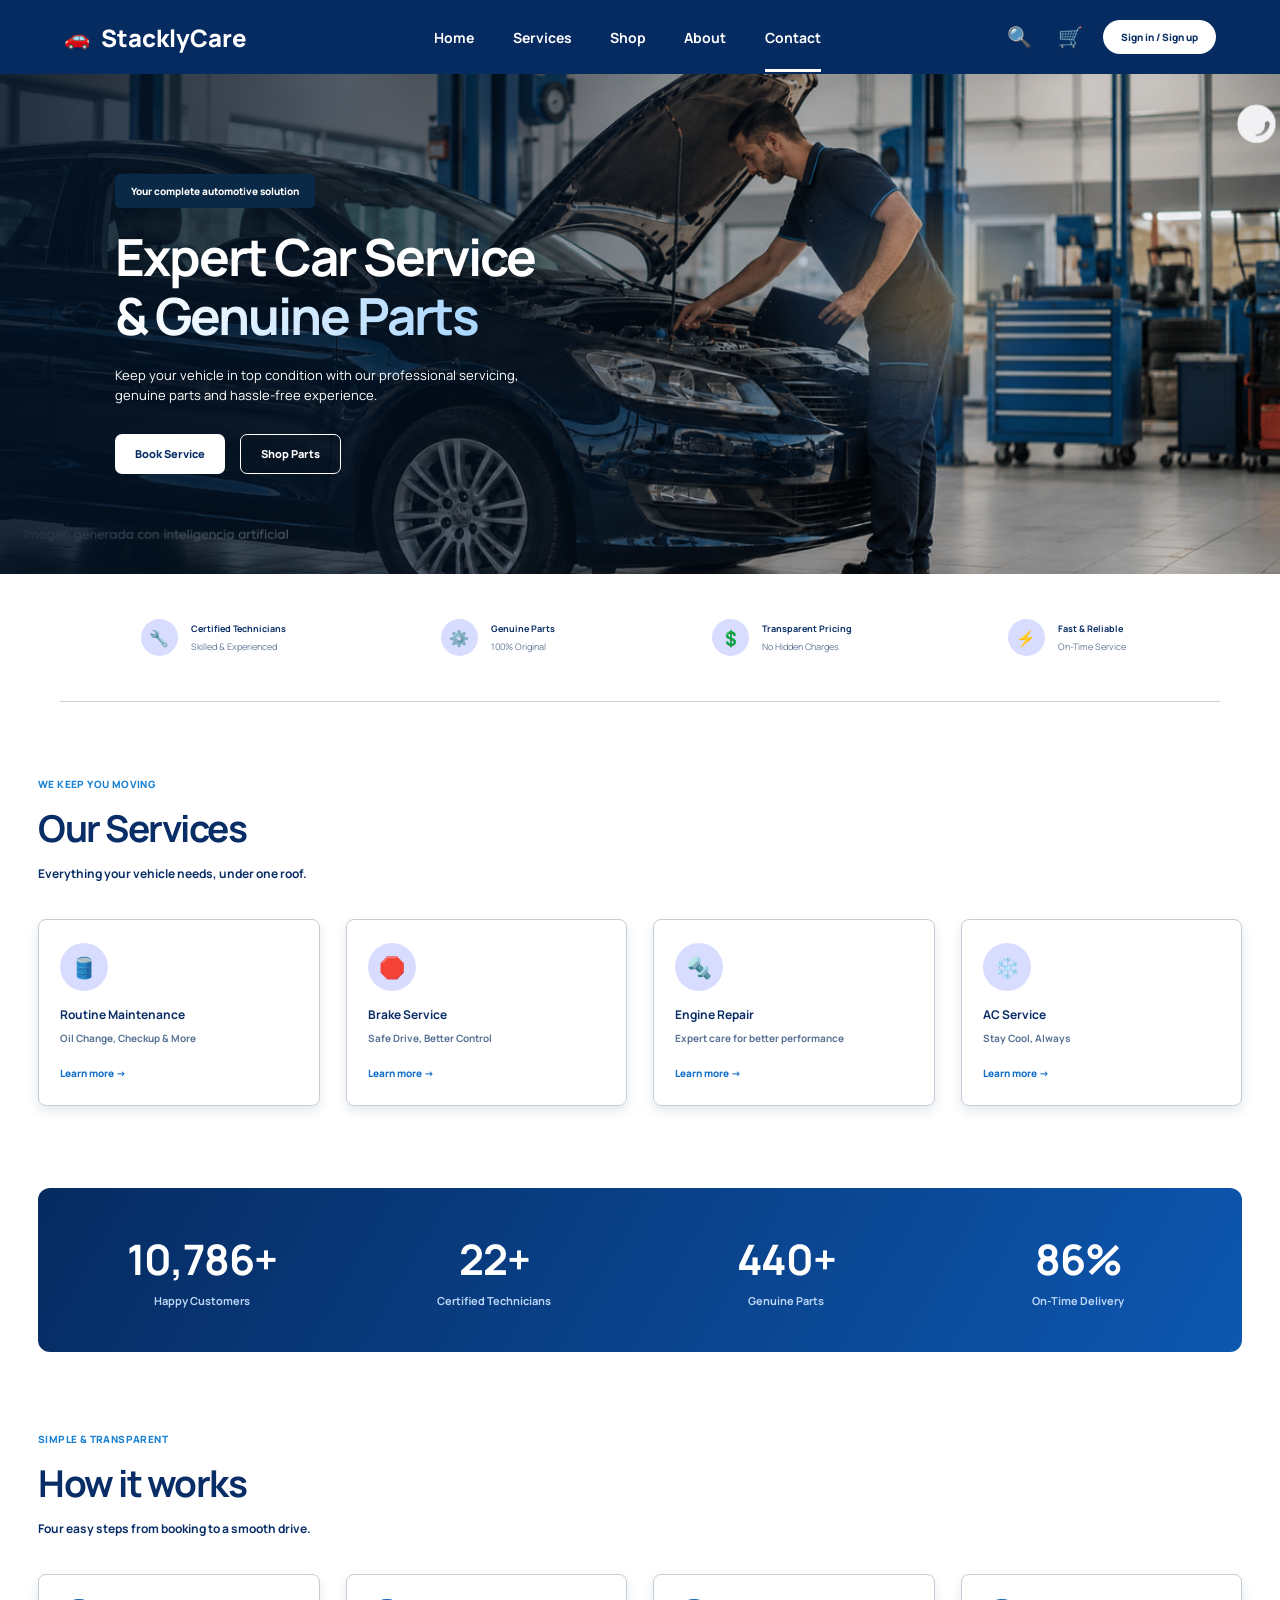
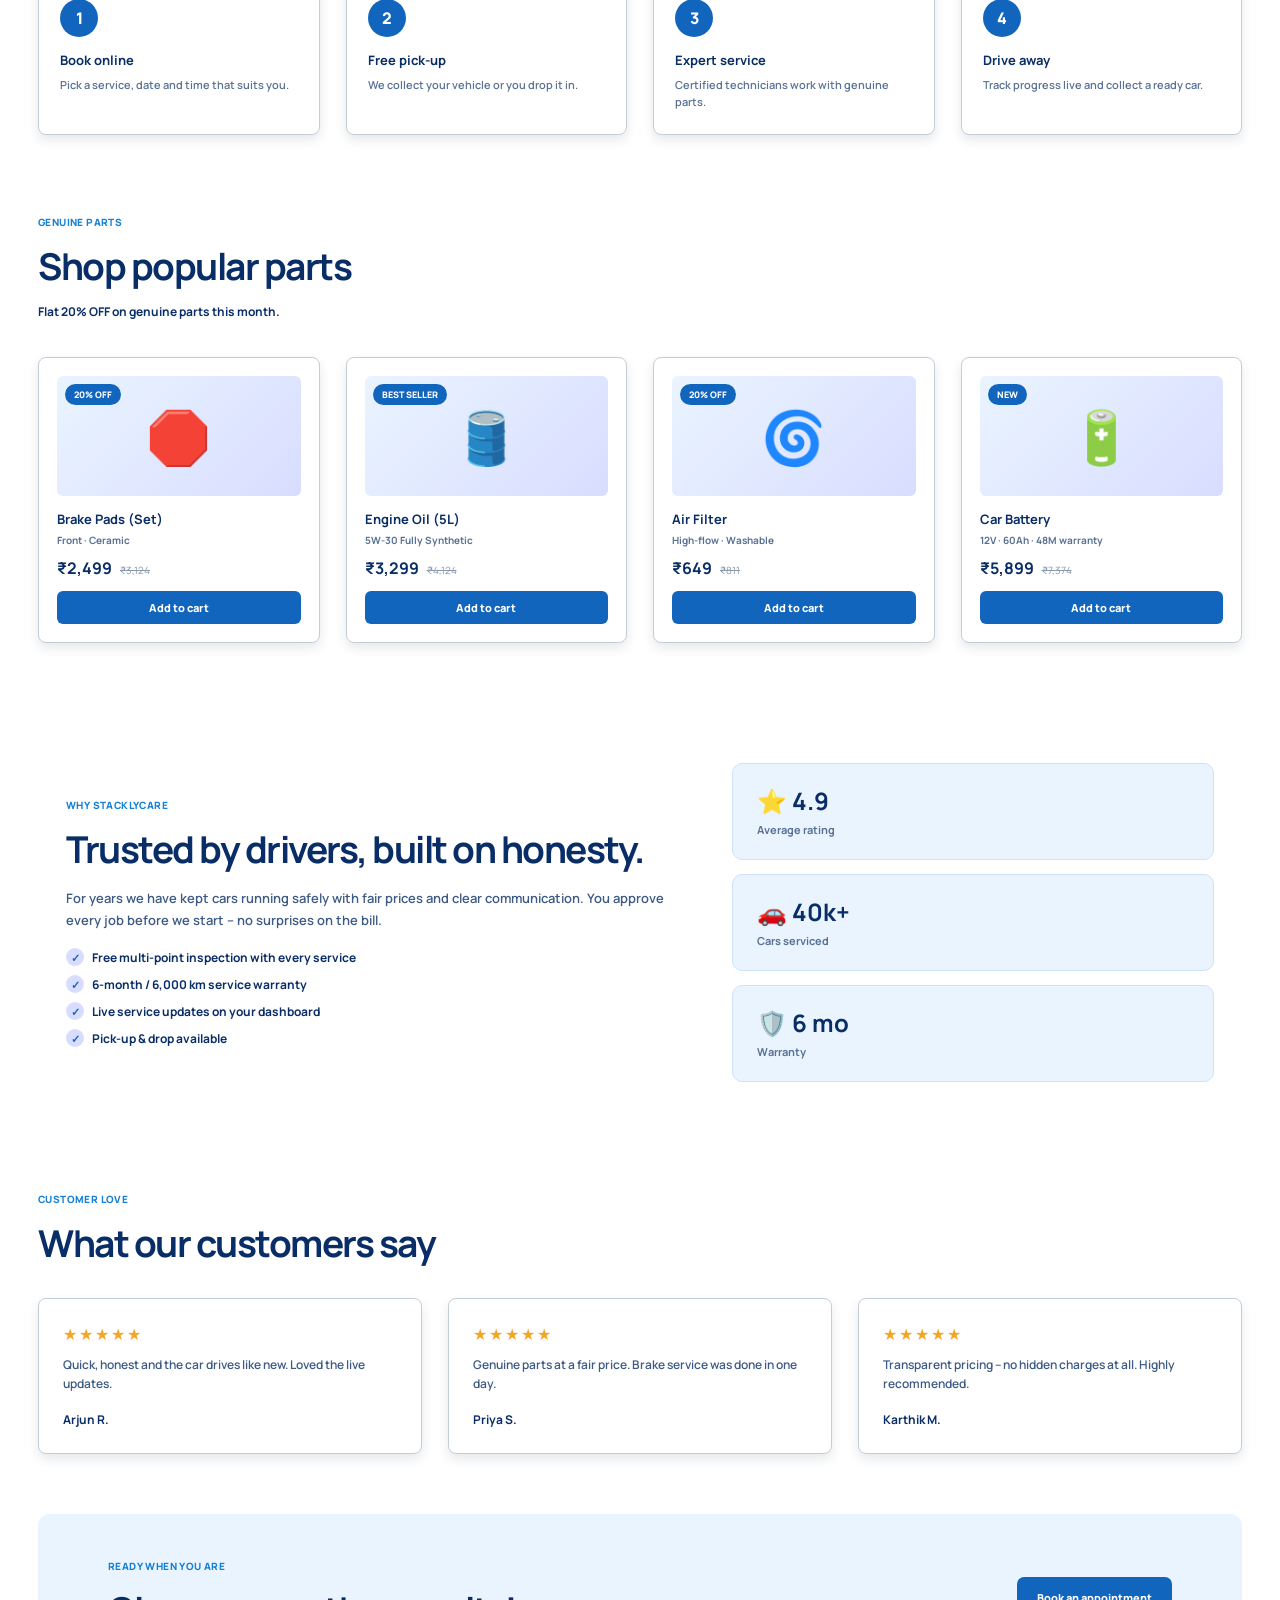
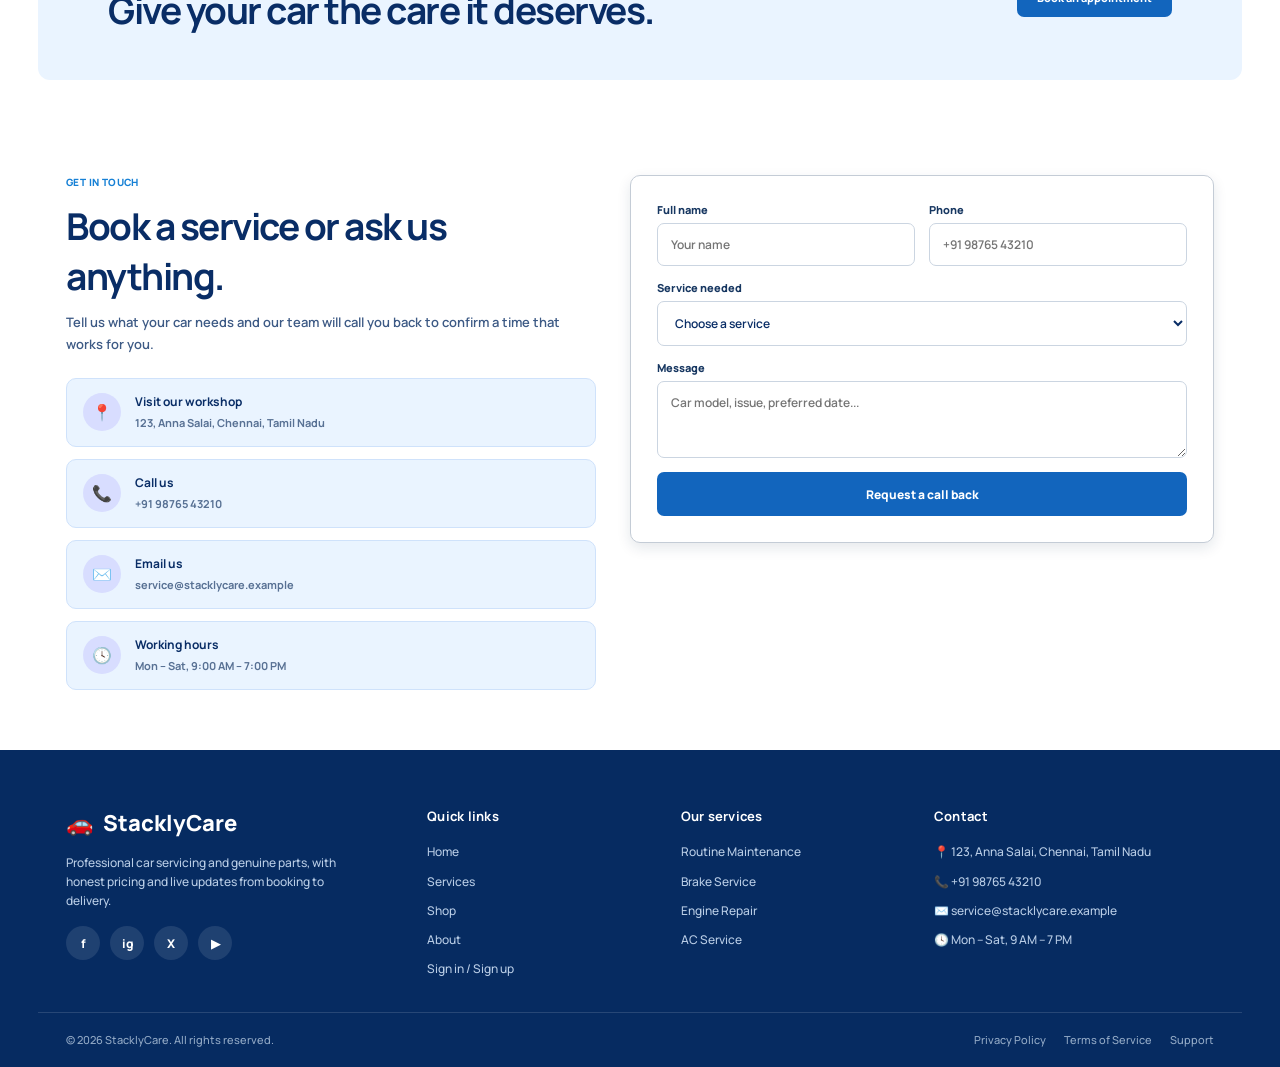
<file: index.html>
<!doctype html>
<html lang="en">

<head>
    <meta charset="utf-8">
    <meta name="viewport" content="width=device-width,initial-scale=1">
    <title>StacklyCare | Service You Can Trust</title>
    <link rel="preconnect" href="https://fonts.googleapis.com">
    <link rel="preconnect" href="https://fonts.gstatic.com" crossorigin>
    <link href="https://fonts.googleapis.com/css2?family=Manrope:wght@400;500;600;700;800&display=swap"
        rel="stylesheet">
    <link rel="stylesheet" href="styles.css">
    <link rel="stylesheet" href="animations.css">
    <link rel="stylesheet" href="common.css">
    <script src="common.js" defer></script>
    <script src="script.js" defer></script>
    <script src="animations.js" defer></script>
</head>

<body>
    <div class="page-loader" aria-hidden="true"><div><span class="l-car">&#128663;</span><span class="l-road"></span>StacklyCare</div></div>
    <header class="site-header"><a class="brand" href="#home"><span class="car">&#128663;</span>StacklyCare</a>
        <nav class="main-nav" id="main-navigation"><a class="active" href="#home">Home</a><a href="#services">Services</a><a
                href="#shop">Shop</a><a href="#about">About</a><a href="#contact">Contact</a></nav>
        <div class="actions"><button class="header-icon" aria-label="Search">&#128269;</button><button class="header-icon" aria-label="Cart">&#128722;</button><a class="sign-in" href="login.html">Sign in / Sign up</a><button class="menu-toggle" type="button" aria-label="Open menu" aria-expanded="false" aria-controls="main-navigation"><span></span><span></span><span></span></button></div>
    </header>
    <main id="home">
        <section class="hero">
            <span class="hero-glow" aria-hidden="true"></span>
            <div class="hero-content">
                <p class="eyebrow">Your complete automotive solution</p>
                <h1>Expert Car Service <span>&amp; Genuine Parts</span></h1>
                <p>Keep your vehicle in top condition with our professional servicing, genuine parts and hassle-free
                    experience.</p>
                <div class="hero-buttons"><a class="button light" href="#contact">Book Service</a><a
                        class="button outline" href="#shop">Shop Parts</a></div>
            </div>
        </section>
        <section class="trust reveal">
            <article><b>&#128295;</b>
                <p><strong>Certified Technicians</strong><span>Skilled &amp; Experienced</span></p>
            </article>
            <article><b>&#9881;&#65039;</b>
                <p><strong>Genuine Parts</strong><span>100% Original</span></p>
            </article>
            <article><b>&#128178;</b>
                <p><strong>Transparent Pricing</strong><span>No Hidden Charges</span></p>
            </article>
            <article><b>&#9889;</b>
                <p><strong>Fast &amp; Reliable</strong><span>On-Time Service</span></p>
            </article>
        </section>
        <section class="services reveal" id="services">
            <p class="kicker">WE KEEP YOU MOVING</p>
            <h2>Our Services</h2>
            <p class="subheading">Everything your vehicle needs, under one roof.</p>
            <div class="service-grid">
                <article class="card"><i>&#128738;&#65039;</i>
                    <h3>Routine Maintenance</h3>
                    <p>Oil Change, Checkup &amp; More</p><a href="#contact">Learn more &rarr;</a>
                </article>
                <article class="card"><i>&#128721;</i>
                    <h3>Brake Service</h3>
                    <p>Safe Drive, Better Control</p><a href="#contact">Learn more &rarr;</a>
                </article>
                <article class="card"><i>&#128297;</i>
                    <h3>Engine Repair</h3>
                    <p>Expert care for better performance</p><a href="#contact">Learn more &rarr;</a>
                </article>
                <article class="card"><i>&#10052;&#65039;</i>
                    <h3>AC Service</h3>
                    <p>Stay Cool, Always</p><a href="#contact">Learn more &rarr;</a>
                </article>
            </div>
        </section>

        <section class="stats-band reveal">
            <div><b data-count="12000" data-suffix="+">0</b><span>Happy Customers</span></div>
            <div><b data-count="25" data-suffix="+">0</b><span>Certified Technicians</span></div>
            <div><b data-count="500" data-suffix="+">0</b><span>Genuine Parts</span></div>
            <div><b data-count="98" data-suffix="%">0</b><span>On-Time Delivery</span></div>
        </section>
        <section class="how reveal" id="how">
            <p class="kicker">SIMPLE &amp; TRANSPARENT</p>
            <h2>How it works</h2>
            <p class="subheading">Four easy steps from booking to a smooth drive.</p>
            <div class="steps">
                <article><span class="step-no">1</span><h3>Book online</h3><p>Pick a service, date and time that suits you.</p></article>
                <article><span class="step-no">2</span><h3>Free pick-up</h3><p>We collect your vehicle or you drop it in.</p></article>
                <article><span class="step-no">3</span><h3>Expert service</h3><p>Certified technicians work with genuine parts.</p></article>
                <article><span class="step-no">4</span><h3>Drive away</h3><p>Track progress live and collect a ready car.</p></article>
            </div>
        </section>
        <section class="shop reveal" id="shop">
            <p class="kicker">GENUINE PARTS</p>
            <h2>Shop popular parts</h2>
            <p class="subheading">Flat 20% OFF on genuine parts this month.</p>
            <div class="shop-grid">
                <article class="product"><div class="p-img">&#128721;</div><span class="tag">20% OFF</span><h3>Brake Pads (Set)</h3><p>Front &middot; Ceramic</p><div class="price"><b>&#8377;2,499</b><s>&#8377;3,124</s></div><a href="login.html">Add to cart</a></article>
                <article class="product"><div class="p-img">&#128738;&#65039;</div><span class="tag">BEST SELLER</span><h3>Engine Oil (5L)</h3><p>5W-30 Fully Synthetic</p><div class="price"><b>&#8377;3,299</b><s>&#8377;4,124</s></div><a href="login.html">Add to cart</a></article>
                <article class="product"><div class="p-img">&#127744;</div><span class="tag">20% OFF</span><h3>Air Filter</h3><p>High-flow &middot; Washable</p><div class="price"><b>&#8377;649</b><s>&#8377;811</s></div><a href="login.html">Add to cart</a></article>
                <article class="product"><div class="p-img">&#128267;</div><span class="tag">NEW</span><h3>Car Battery</h3><p>12V &middot; 60Ah &middot; 48M warranty</p><div class="price"><b>&#8377;5,899</b><s>&#8377;7,374</s></div><a href="login.html">Add to cart</a></article>
            </div>
        </section>
        <section class="about reveal" id="about">
            <div class="about-copy">
                <p class="kicker">WHY STACKLYCARE</p>
                <h2>Trusted by drivers, built on honesty.</h2>
                <p>For years we have kept cars running safely with fair prices and clear communication. You approve every job before we start &ndash; no surprises on the bill.</p>
                <ul class="ticks"><li>Free multi-point inspection with every service</li><li>6-month / 6,000 km service warranty</li><li>Live service updates on your dashboard</li><li>Pick-up &amp; drop available</li></ul>
            </div>
            <div class="about-badges">
                <div><b>&#11088; 4.9</b><span>Average rating</span></div>
                <div><b>&#128663; 40k+</b><span>Cars serviced</span></div>
                <div><b>&#128737;&#65039; 6 mo</b><span>Warranty</span></div>
            </div>
        </section>
        <section class="reviews reveal">
            <p class="kicker">CUSTOMER LOVE</p>
            <h2>What our customers say</h2>
            <div class="review-grid">
                <article><div class="stars">&#9733;&#9733;&#9733;&#9733;&#9733;</div><p>Quick, honest and the car drives like new. Loved the live updates.</p><strong>Arjun R.</strong></article>
                <article><div class="stars">&#9733;&#9733;&#9733;&#9733;&#9733;</div><p>Genuine parts at a fair price. Brake service was done in one day.</p><strong>Priya S.</strong></article>
                <article><div class="stars">&#9733;&#9733;&#9733;&#9733;&#9733;</div><p>Transparent pricing &ndash; no hidden charges at all. Highly recommended.</p><strong>Karthik M.</strong></article>
            </div>
        </section>
        <section class="booking reveal" id="booking">
            <div>
                <p class="kicker">READY WHEN YOU ARE</p>
                <h2>Give your car the care it deserves.</h2>
            </div><a class="button blue" href="#contact">Book an appointment</a>
        </section>
        <section class="contact reveal" id="contact">
            <div class="contact-copy">
                <p class="kicker">GET IN TOUCH</p>
                <h2>Book a service or ask us anything.</h2>
                <p>Tell us what your car needs and our team will call you back to confirm a time that works for you.</p>
                <div class="contact-list">
                    <div><i>&#128205;</i><p style="margin:0"><b>Visit our workshop</b><span>123, Anna Salai, Chennai, Tamil Nadu</span></p></div>
                    <div><i>&#128222;</i><p style="margin:0"><b>Call us</b><span>+91 98765 43210</span></p></div>
                    <div><i>&#9993;&#65039;</i><p style="margin:0"><b>Email us</b><span>service@stacklycare.example</span></p></div>
                    <div><i>&#128339;</i><p style="margin:0"><b>Working hours</b><span>Mon &ndash; Sat, 9:00 AM &ndash; 7:00 PM</span></p></div>
                </div>
            </div>
            <form class="contact-form" novalidate>
                <label>Full name<input type="text" name="name" placeholder="Your name" required></label>
                <label>Phone<input type="tel" name="phone" placeholder="+91 98765 43210" required pattern="[+0-9 ]{10,15}"></label>
                <label class="full">Service needed<select name="service" required><option value="">Choose a service</option><option>Routine Maintenance</option><option>Brake Service</option><option>Engine Repair</option><option>AC Service</option><option>Genuine Parts enquiry</option></select></label>
                <label class="full">Message<textarea name="message" rows="3" placeholder="Car model, issue, preferred date..."></textarea></label>
                <button type="submit">Request a call back</button>
            </form>
        </section>
    </main>
    <footer class="site-footer">
        <div class="f-grid">
            <div class="fa"><a class="f-brand" href="#home"><span>&#128663;</span>StacklyCare</a><p>Professional car servicing and genuine parts, with honest pricing and live updates from booking to delivery.</p>
                <div class="f-social"><a href="#" aria-label="Facebook">f</a><a href="#" aria-label="Instagram">ig</a><a href="#" aria-label="X">X</a><a href="#" aria-label="YouTube">&#9654;</a></div></div>
            <div class="fa"><h4>Quick links</h4><ul><li><a href="#home">Home</a></li><li><a href="#services">Services</a></li><li><a href="#shop">Shop</a></li><li><a href="#about">About</a></li><li><a href="login.html">Sign in / Sign up</a></li></ul></div>
            <div class="fa"><h4>Our services</h4><ul><li><a href="routine-maintenance.html">Routine Maintenance</a></li><li><a href="brake-service.html">Brake Service</a></li><li><a href="engine-repair.html">Engine Repair</a></li><li><a href="ac-service.html">AC Service</a></li></ul></div>
            <div class="fa"><h4>Contact</h4><ul class="f-contact"><li>&#128205; 123, Anna Salai, Chennai, Tamil Nadu</li><li>&#128222; +91 98765 43210</li><li>&#9993;&#65039; service@stacklycare.example</li><li>&#128339; Mon &ndash; Sat, 9 AM &ndash; 7 PM</li></ul></div>
        </div>
        <div class="f-bottom fa"><span>&copy; 2026 StacklyCare. All rights reserved.</span><nav><a href="privacy-policy.html">Privacy Policy</a><a href="terms-of-service.html">Terms of Service</a><a href="support.html">Support</a></nav></div>
    </footer>
</body>

</html>
</file>
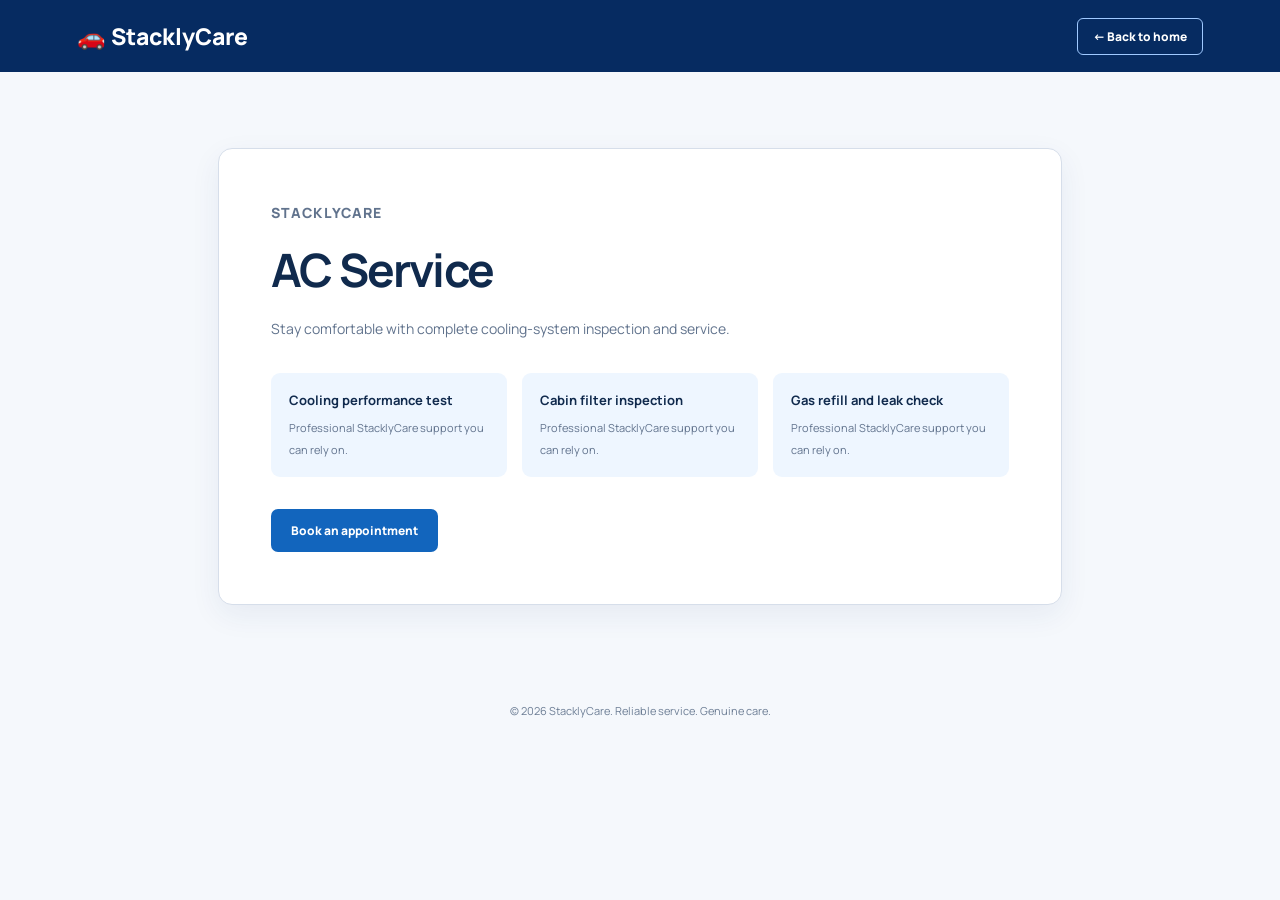
<file: ac-service.html>
<!doctype html><html lang="en"><head><meta charset="utf-8"><meta name="viewport" content="width=device-width,initial-scale=1"><title>AC Service | StacklyCare</title><link rel="preconnect" href="https://fonts.googleapis.com"><link rel="preconnect" href="https://fonts.gstatic.com" crossorigin><link href="https://fonts.googleapis.com/css2?family=Manrope:wght@400;500;600;700;800&amp;display=swap" rel="stylesheet"><link rel="stylesheet" href="ac-service.css"></head><body><header class="mini-header"><a class="mini-brand" href="index.html">&#128663; StacklyCare</a><a class="home-link" href="index.html">&larr; Back to home</a></header><main class="detail-main"><section class="detail-card"><p class="eyebrow">STACKLYCARE</p><h1>AC Service</h1><p>Stay comfortable with complete cooling-system inspection and service.</p><div class="highlights"><article><b>Cooling performance test</b><span>Professional StacklyCare support you can rely on.</span></article><article><b>Cabin filter inspection</b><span>Professional StacklyCare support you can rely on.</span></article><article><b>Gas refill and leak check</b><span>Professional StacklyCare support you can rely on.</span></article></div><a class="primary" href="index.html#contact">Book an appointment</a></section></main><footer class="detail-footer">&copy; 2026 StacklyCare. Reliable service. Genuine care.</footer></body></html>
</file>
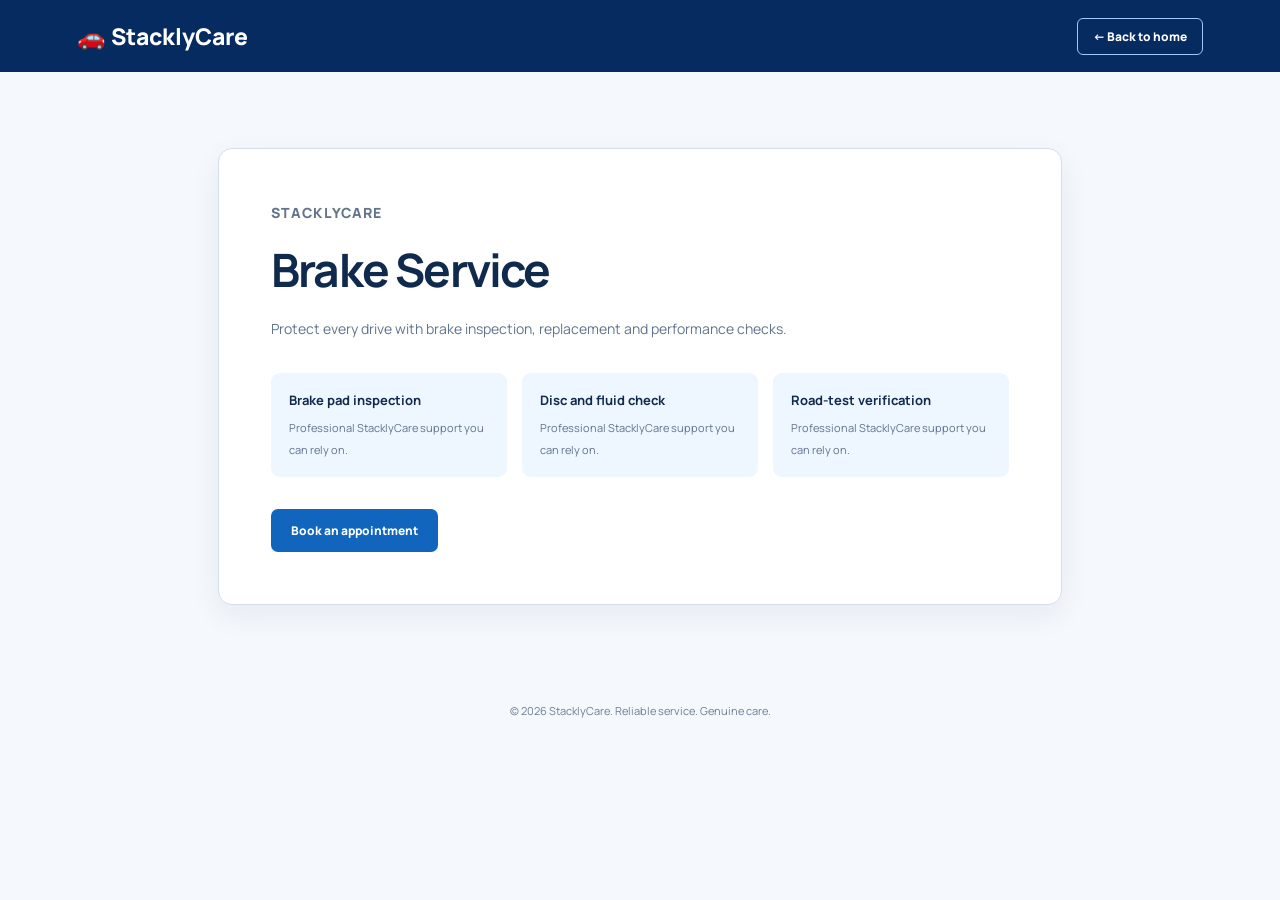
<file: brake-service.html>
<!doctype html><html lang="en"><head><meta charset="utf-8"><meta name="viewport" content="width=device-width,initial-scale=1"><title>Brake Service | StacklyCare</title><link rel="preconnect" href="https://fonts.googleapis.com"><link rel="preconnect" href="https://fonts.gstatic.com" crossorigin><link href="https://fonts.googleapis.com/css2?family=Manrope:wght@400;500;600;700;800&amp;display=swap" rel="stylesheet"><link rel="stylesheet" href="brake-service.css"></head><body><header class="mini-header"><a class="mini-brand" href="index.html">&#128663; StacklyCare</a><a class="home-link" href="index.html">&larr; Back to home</a></header><main class="detail-main"><section class="detail-card"><p class="eyebrow">STACKLYCARE</p><h1>Brake Service</h1><p>Protect every drive with brake inspection, replacement and performance checks.</p><div class="highlights"><article><b>Brake pad inspection</b><span>Professional StacklyCare support you can rely on.</span></article><article><b>Disc and fluid check</b><span>Professional StacklyCare support you can rely on.</span></article><article><b>Road-test verification</b><span>Professional StacklyCare support you can rely on.</span></article></div><a class="primary" href="index.html#contact">Book an appointment</a></section></main><footer class="detail-footer">&copy; 2026 StacklyCare. Reliable service. Genuine care.</footer></body></html>
</file>
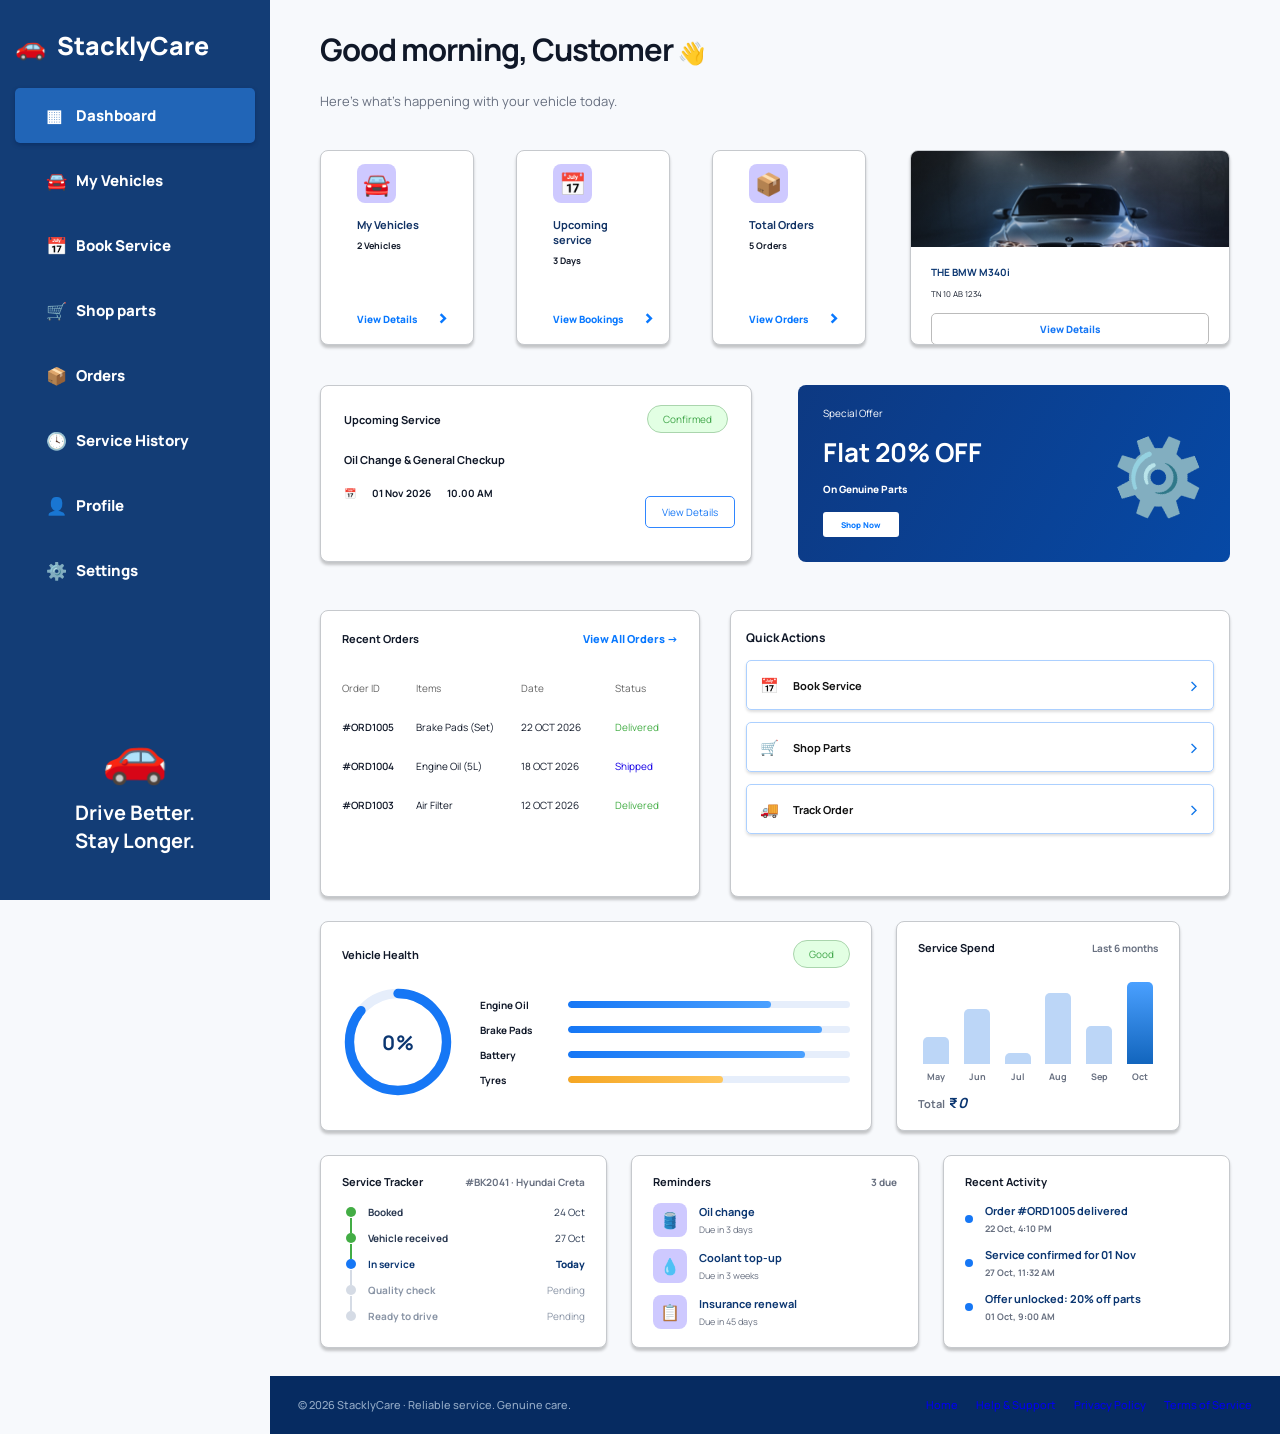
<file: dashboard.html>
<!doctype html>
<html lang="en">
<head>
  <meta charset="utf-8"><meta name="viewport" content="width=device-width,initial-scale=1">
  <title>Dashboard | StacklyCare</title>
  <link rel="preconnect" href="https://fonts.googleapis.com"><link rel="preconnect" href="https://fonts.gstatic.com" crossorigin>
  <link href="https://fonts.googleapis.com/css2?family=Manrope:wght@400;500;600;700;800&display=swap" rel="stylesheet">
  <link rel="stylesheet" href="dashboard.css">
  <link rel="stylesheet" href="dashboard-extra.css">
  <link rel="stylesheet" href="dashboard-views.css">
  <link rel="stylesheet" href="common.css">
  <script src="common.js" defer></script>
  <script src="dashboard-session.js" defer></script>
  <script src="dashboard.js" defer></script>
  <script src="dashboard-extra.js" defer></script>
  <script src="dashboard-views.js" defer></script>
</head>
<body class="dashboard-page booting">
  <div class="page-loader" aria-hidden="true"><div><span class="l-car">&#128663;</span><span class="l-road"></span>StacklyCare</div></div>
  <aside class="sidebar">
    <a class="dash-brand" href="index.html"><span>&#128663;</span>StacklyCare</a>
    <nav class="side-nav">
      <a class="selected" href="#dashboard"><span>&#9638;</span>Dashboard</a><a href="#vehicles"><span>&#128664;</span>My Vehicles</a><a href="#book"><span>&#128197;</span>Book Service</a><a href="#parts"><span>&#128722;</span>Shop parts</a><a href="#orders"><span>&#128230;</span>Orders</a><a href="#history"><span>&#128339;</span>Service History</a><a href="#profile"><span>&#128100;</span>Profile</a><a href="#settings"><span>&#9881;&#65039;</span>Settings</a>
    </nav>
    <div class="drive-better"><span>&#128663;</span><strong>Drive Better.<br>Stay Longer.</strong></div>
  </aside>
  <section class="dash-main">
    <header class="dash-header"><label class="dash-search"><span>&#128269;</span><input type="search" placeholder="Search anything"></label><div class="user-area"><button aria-label="Notifications" class="bell">&#128276;</button><div class="avatar">SK</div><div><strong data-user-name>Customer</strong><small data-user-email>Customer</small></div><span class="chevron">&#8964;</span></div></header>
    <main class="dashboard-content">
      <section class="view active" id="view-dashboard">
      <div class="welcome-row"><h1>Hello, Customer <span class="wave">&#128075;</span></h1><p>Here&rsquo;s what&rsquo;s happening with your vehicle today.</p></div>
      <div class="top-row">
        <div class="stats-row"><article class="stat-card"><i>&#128664;</i><h3>My Vehicles</h3><b>2 Vehicles</b><a href="#vehicles">View Details <span>&rsaquo;</span></a></article><article class="stat-card"><i>&#128197;</i><h3>Upcoming service</h3><b>3 Days</b><a href="#book">View Bookings <span>&rsaquo;</span></a></article><article class="stat-card"><i>&#128230;</i><h3>Total Orders</h3><b>5 Orders</b><a href="#orders">View Orders <span>&rsaquo;</span></a></article></div>
        <article class="vehicle-card"><div class="vehicle-image"></div><h3>THE BMW M340i</h3><p>TN 10 AB 1234</p><a class="vehicle-button" href="#vehicles">View Details</a></article>
      </div>
      <div class="service-row"><article class="upcoming-card"><div class="card-top"><h2>Upcoming Service</h2><span class="confirmed">Confirmed</span></div><h3>Oil Change &amp; General Checkup</h3><p>&#128197; <b>01 Nov 2026</b><b>10.00 AM</b></p><a class="outline-action" href="#book">View Details</a></article><article class="offer-card"><div><small>Special Offer</small><h2>Flat 20% OFF</h2><p>On Genuine Parts</p><a href="#parts">Shop Now</a></div><span>&#9881;&#65039;</span></article></div>
      <div class="bottom-row"><article class="orders-card"><div class="card-top"><h2>Recent Orders</h2><a href="#orders">View All Orders &rarr;</a></div><div class="order-table"><div class="table-head"><span>Order ID</span><span>Items</span><span>Date</span><span>Status</span></div><div><b>#ORD1005</b><span>Brake Pads (Set)</span><span>22 OCT 2026</span><em class="delivered">Delivered</em></div><div><b>#ORD1004</b><span>Engine Oil (5L)</span><span>18 OCT 2026</span><em class="shipped">Shipped</em></div><div><b>#ORD1003</b><span>Air Filter</span><span>12 OCT 2026</span><em class="delivered">Delivered</em></div></div></article><article class="quick-card"><h2>Quick Actions</h2><a href="#book">&#128197; <b>Book Service</b><span>&rsaquo;</span></a><a href="#parts">&#128722; <b>Shop Parts</b><span>&rsaquo;</span></a><a href="#orders">&#128666; <b>Track Order</b><span>&rsaquo;</span></a></article></div>

      <div class="extra-row">
        <article class="health-card">
          <div class="card-top"><h2>Vehicle Health</h2><span class="confirmed">Good</span></div>
          <div class="health-body">
            <div class="ring" data-value="86"><svg viewBox="0 0 120 120"><circle class="ring-bg" cx="60" cy="60" r="52"/><circle class="ring-fg" cx="60" cy="60" r="52"/></svg><b><i data-count="86">0</i>%</b></div>
            <ul class="health-list">
              <li><span>Engine Oil</span><div class="bar"><em style="--w:72%"></em></div></li>
              <li><span>Brake Pads</span><div class="bar"><em style="--w:90%"></em></div></li>
              <li><span>Battery</span><div class="bar"><em style="--w:84%"></em></div></li>
              <li><span>Tyres</span><div class="bar warn"><em style="--w:55%"></em></div></li>
            </ul>
          </div>
        </article>
        <article class="spend-card">
          <div class="card-top"><h2>Service Spend</h2><small>Last 6 months</small></div>
          <div class="chart">
            <div><em style="--h:45%"></em><span>May</span></div><div><em style="--h:70%"></em><span>Jun</span></div><div><em style="--h:30%"></em><span>Jul</span></div>
            <div><em style="--h:85%"></em><span>Aug</span></div><div><em style="--h:55%"></em><span>Sep</span></div><div class="now"><em style="--h:95%"></em><span>Oct</span></div>
          </div>
          <p class="spend-total">Total &nbsp;<b>&#8377;<i data-count="18450">0</i></b></p>
        </article>
      </div>
      <div class="extra-row three">
        <article class="timeline-card">
          <div class="card-top"><h2>Service Tracker</h2><small>#BK2041 &middot; Hyundai Creta</small></div>
          <ol class="timeline">
            <li class="done"><b>Booked</b><span>24 Oct</span></li>
            <li class="done"><b>Vehicle received</b><span>27 Oct</span></li>
            <li class="active"><b>In service</b><span>Today</span></li>
            <li><b>Quality check</b><span>Pending</span></li>
            <li><b>Ready to drive</b><span>Pending</span></li>
          </ol>
        </article>
        <article class="remind-card">
          <div class="card-top"><h2>Reminders</h2><small>3 due</small></div>
          <ul>
            <li><i>&#128738;&#65039;</i><p><b>Oil change</b><span>Due in 3 days</span></p></li>
            <li><i>&#128167;</i><p><b>Coolant top-up</b><span>Due in 3 weeks</span></p></li>
            <li><i>&#128203;</i><p><b>Insurance renewal</b><span>Due in 45 days</span></p></li>
          </ul>
        </article>
        <article class="activity-card">
          <div class="card-top"><h2>Recent Activity</h2></div>
          <ul>
            <li><span class="dot"></span><p><b>Order #ORD1005 delivered</b><small>22 Oct, 4:10 PM</small></p></li>
            <li><span class="dot"></span><p><b>Service confirmed for 01 Nov</b><small>27 Oct, 11:32 AM</small></p></li>
            <li><span class="dot"></span><p><b>Offer unlocked: 20% off parts</b><small>01 Oct, 9:00 AM</small></p></li>
          </ul>
        </article>
      </div>
      </section>

      <!-- ===== My Vehicles ===== -->
      <section class="view" id="view-vehicles">
        <div class="view-head"><div><h1>My Vehicles</h1><p>Everything about the cars on your account, in one place.</p></div><a class="btn primary" href="#book">&#128197; Book a service</a></div>
        <div class="vgrid two">
          <article class="vcard veh">
            <div class="veh-img bmw"></div>
            <div class="veh-top"><div><h2>BMW M340i</h2><small>TN 10 AB 1234</small></div><em class="badge ok">Good</em></div>
            <div class="veh-tags"><span>2022</span><span>Petrol</span><span>18,420 km</span></div>
            <ul class="kv"><li><span>Next service</span><b>01 Nov 2026</b></li><li><span>Last service</span><b>15 Oct 2026</b></li><li><span>Insurance valid till</span><b>13 Dec 2026</b></li><li><span>Health score</span><b>86%</b></li></ul>
            <div class="veh-actions"><a class="btn" href="#book">Book service</a><a class="btn" href="#history">History</a></div>
          </article>
          <article class="vcard veh">
            <div class="veh-img creta">&#128665;</div>
            <div class="veh-top"><div><h2>Hyundai Creta SX</h2><small>TN 09 CD 5678</small></div><em class="badge ship">In service</em></div>
            <div class="veh-tags"><span>2021</span><span>Diesel</span><span>41,300 km</span></div>
            <ul class="kv"><li><span>Next service</span><b>Ongoing &middot; #BK2041</b></li><li><span>Last service</span><b>12 Sep 2026</b></li><li><span>Insurance valid till</span><b>02 Aug 2027</b></li><li><span>Health score</span><b>78%</b></li></ul>
            <div class="veh-actions"><a class="btn" href="#dashboard">Track service</a><a class="btn" href="#history">History</a></div>
          </article>
        </div>
        <article class="vcard" style="margin-top:22px">
          <h2>Documents &amp; expiry</h2>
          <div class="rows">
            <div><span>&#128203; Insurance &middot; BMW M340i</span><b>13 Dec 2026</b><em class="badge warn">Due in 45 days</em></div>
            <div><span>&#127787;&#65039; PUC certificate &middot; BMW M340i</span><b>21 Mar 2027</b><em class="badge ok">Valid</em></div>
            <div><span>&#128203; Insurance &middot; Hyundai Creta</span><b>02 Aug 2027</b><em class="badge ok">Valid</em></div>
            <div><span>&#128196; Registration (RC) &middot; Hyundai Creta</span><b>14 Jan 2036</b><em class="badge ok">Valid</em></div>
          </div>
        </article>
      </section>

      <!-- ===== Book Service ===== -->
      <section class="view" id="view-book">
        <div class="view-head"><div><h1>Book Service</h1><p>Pick a service, a date and a time. We handle the rest.</p></div></div>
        <div class="book-layout">
          <form class="vcard book-form" novalidate>
            <h2>1. Choose your vehicle</h2>
            <select name="vehicle"><option>BMW M340i &middot; TN 10 AB 1234</option><option>Hyundai Creta SX &middot; TN 09 CD 5678</option></select>
            <h2>2. Choose a service</h2>
            <div class="svc-pick">
              <label><input type="radio" name="service" value="Routine Maintenance" data-price="1999" checked><span><i>&#128738;&#65039;</i><b>Routine Maintenance</b><small>Oil change, checkup &middot; from &#8377;1,999</small></span></label>
              <label><input type="radio" name="service" value="Brake Service" data-price="2499"><span><i>&#128721;</i><b>Brake Service</b><small>Pads, discs, fluid &middot; from &#8377;2,499</small></span></label>
              <label><input type="radio" name="service" value="Engine Repair" data-price="4999"><span><i>&#128297;</i><b>Engine Repair</b><small>Diagnosis &amp; repair &middot; from &#8377;4,999</small></span></label>
              <label><input type="radio" name="service" value="AC Service" data-price="1799"><span><i>&#10052;&#65039;</i><b>AC Service</b><small>Gas refill, cleaning &middot; from &#8377;1,799</small></span></label>
            </div>
            <h2>3. Date &amp; time</h2>
            <input type="date" name="date" required>
            <div class="chips slots"><button type="button" class="chip" data-slot="09:00 AM">09:00 AM</button><button type="button" class="chip" data-slot="10:00 AM">10:00 AM</button><button type="button" class="chip" data-slot="12:00 PM">12:00 PM</button><button type="button" class="chip" data-slot="02:00 PM">02:00 PM</button><button type="button" class="chip" data-slot="04:00 PM">04:00 PM</button></div>
            <label class="check"><input type="checkbox" name="pickup" checked> Free pick-up &amp; drop</label>
            <textarea name="notes" rows="2" placeholder="Anything we should know? (optional)"></textarea>
            <p class="form-msg" role="alert"></p>
            <button class="btn primary wide" type="submit">Confirm booking</button>
          </form>
          <aside class="book-side">
            <article class="vcard"><div class="card-top"><h2>Upcoming service</h2><span class="confirmed">Confirmed</span></div>
              <ul class="kv"><li><span>Service</span><b>Oil Change &amp; General Checkup</b></li><li><span>Vehicle</span><b>BMW M340i</b></li><li><span>Date</span><b>01 Nov 2026, 10.00 AM</b></li><li><span>Booking ID</span><b>#BK2052</b></li></ul></article>
            <article class="vcard summary"><h2>Booking summary</h2>
              <ul class="kv"><li><span>Service</span><b id="sum-service">Routine Maintenance</b></li><li><span>Date</span><b id="sum-date">&mdash;</b></li><li><span>Time</span><b id="sum-time">&mdash;</b></li><li><span>Pick-up &amp; drop</span><b id="sum-pick">Free</b></li></ul>
              <p class="sum-total">Estimated from <b id="sum-price">&#8377;1,999</b></p><small>Final price is shared before work starts. You approve every job.</small></article>
            <article class="vcard"><h2>Included with every service</h2><ul class="ticks2"><li>Free multi-point inspection</li><li>6-month / 6,000 km warranty</li><li>Genuine parts only</li><li>Live status updates</li></ul></article>
          </aside>
        </div>
      </section>

      <!-- ===== Shop Parts ===== -->
      <section class="view" id="view-parts">
        <div class="view-head"><div><h1>Shop Parts</h1><p>Genuine parts, delivered to your door. Flat 20% OFF this month.</p></div><span class="cart-pill">&#128722; Cart <b id="cart-count">0</b></span></div>
        <div class="chips" data-filter="parts"><button class="chip on" data-f="all">All</button><button class="chip" data-f="brakes">Brakes</button><button class="chip" data-f="oil">Oil &amp; Fluids</button><button class="chip" data-f="filters">Filters</button><button class="chip" data-f="electrical">Electrical</button><button class="chip" data-f="wipers">Wipers &amp; Lights</button></div>
        <div class="pgrid" id="parts-grid">
          <article class="vcard prod" data-cat="brakes"><div class="p-ico">&#128721;</div><span class="tag2">20% OFF</span><h3>Brake Pads (Set)</h3><p>Front &middot; Ceramic</p><div class="price2"><b>&#8377;2,499</b><s>&#8377;3,124</s></div><button class="btn primary add" data-name="Brake Pads">Add to cart</button></article>
          <article class="vcard prod" data-cat="oil"><div class="p-ico">&#128738;&#65039;</div><span class="tag2">BEST SELLER</span><h3>Engine Oil (5L)</h3><p>5W-30 Fully Synthetic</p><div class="price2"><b>&#8377;3,299</b><s>&#8377;4,124</s></div><button class="btn primary add" data-name="Engine Oil">Add to cart</button></article>
          <article class="vcard prod" data-cat="filters"><div class="p-ico">&#127744;</div><span class="tag2">20% OFF</span><h3>Air Filter</h3><p>High-flow &middot; Washable</p><div class="price2"><b>&#8377;649</b><s>&#8377;811</s></div><button class="btn primary add" data-name="Air Filter">Add to cart</button></article>
          <article class="vcard prod" data-cat="electrical"><div class="p-ico">&#128267;</div><span class="tag2">NEW</span><h3>Car Battery</h3><p>12V &middot; 60Ah &middot; 48M warranty</p><div class="price2"><b>&#8377;5,899</b><s>&#8377;7,374</s></div><button class="btn primary add" data-name="Car Battery">Add to cart</button></article>
          <article class="vcard prod" data-cat="wipers"><div class="p-ico">&#127783;&#65039;</div><span class="tag2">20% OFF</span><h3>Wiper Blades (Pair)</h3><p>All-weather &middot; Silent</p><div class="price2"><b>&#8377;549</b><s>&#8377;686</s></div><button class="btn primary add" data-name="Wiper Blades">Add to cart</button></article>
          <article class="vcard prod" data-cat="electrical"><div class="p-ico">&#9889;</div><span class="tag2">20% OFF</span><h3>Spark Plugs (Set of 4)</h3><p>Iridium &middot; Long life</p><div class="price2"><b>&#8377;1,199</b><s>&#8377;1,499</s></div><button class="btn primary add" data-name="Spark Plugs">Add to cart</button></article>
          <article class="vcard prod" data-cat="oil"><div class="p-ico">&#128167;</div><span class="tag2">20% OFF</span><h3>Coolant (5L)</h3><p>Pre-mixed &middot; Long life</p><div class="price2"><b>&#8377;899</b><s>&#8377;1,124</s></div><button class="btn primary add" data-name="Coolant">Add to cart</button></article>
          <article class="vcard prod" data-cat="wipers"><div class="p-ico">&#128161;</div><span class="tag2">NEW</span><h3>LED Headlight Bulbs</h3><p>6000K &middot; Pair</p><div class="price2"><b>&#8377;1,399</b><s>&#8377;1,749</s></div><button class="btn primary add" data-name="LED Headlight Bulbs">Add to cart</button></article>
        </div>
        <p class="empty" hidden>No parts match your search. Try another keyword.</p>
      </section>

      <!-- ===== Orders ===== -->
      <section class="view" id="view-orders">
        <div class="view-head"><div><h1>Orders</h1><p>Track and review everything you have bought from us.</p></div><a class="btn primary" href="#parts">&#128722; Shop parts</a></div>
        <div class="vgrid three o-stats"><article class="vcard"><small>Total orders</small><b>5</b></article><article class="vcard"><small>Delivered</small><b>4</b></article><article class="vcard"><small>On the way</small><b>1</b></article></div>
        <div class="chips" data-filter="orders" style="margin-top:22px"><button class="chip on" data-f="all">All</button><button class="chip" data-f="delivered">Delivered</button><button class="chip" data-f="shipped">Shipped</button></div>
        <article class="vcard otable">
          <div class="o-head"><span>Order ID</span><span>Item</span><span>Date</span><span>Amount</span><span>Status</span><span></span></div>
          <div class="o-row" data-cat="delivered" data-step="5"><b>#ORD1005</b><span>Brake Pads (Set)</span><span>22 OCT 2026</span><span>&#8377;2,499</span><em class="badge ok">Delivered</em><button class="btn track-btn">Track</button><div class="track" hidden></div></div>
          <div class="o-row" data-cat="shipped" data-step="3"><b>#ORD1004</b><span>Engine Oil (5L)</span><span>18 OCT 2026</span><span>&#8377;3,299</span><em class="badge ship">Shipped</em><button class="btn track-btn">Track</button><div class="track" hidden></div></div>
          <div class="o-row" data-cat="delivered" data-step="5"><b>#ORD1003</b><span>Air Filter</span><span>12 OCT 2026</span><span>&#8377;649</span><em class="badge ok">Delivered</em><button class="btn track-btn">Track</button><div class="track" hidden></div></div>
          <div class="o-row" data-cat="delivered" data-step="5"><b>#ORD1002</b><span>Car Battery</span><span>05 OCT 2026</span><span>&#8377;5,899</span><em class="badge ok">Delivered</em><button class="btn track-btn">Track</button><div class="track" hidden></div></div>
          <div class="o-row" data-cat="delivered" data-step="5"><b>#ORD1001</b><span>Wiper Blades (Pair)</span><span>28 SEP 2026</span><span>&#8377;549</span><em class="badge ok">Delivered</em><button class="btn track-btn">Track</button><div class="track" hidden></div></div>
        </article>
      </section>

      <!-- ===== Service History ===== -->
      <section class="view" id="view-history">
        <div class="view-head"><div><h1>Service History</h1><p>Every job done on your vehicles, with the work and parts used.</p></div><a class="btn primary" href="#book">&#128197; Book a service</a></div>
        <div class="vgrid three o-stats"><article class="vcard"><small>Services completed</small><b id="h-count">6</b></article><article class="vcard"><small>Total spent (6 months)</small><b id="h-total">&#8377;0</b></article><article class="vcard"><small>Last service</small><b>15 Oct 2026</b></article></div>
        <div class="chips" data-filter="history" style="margin-top:22px"><button class="chip on" data-f="all">All</button><button class="chip" data-f="maintenance">Maintenance</button><button class="chip" data-f="brakes">Brakes</button><button class="chip" data-f="repair">Repair</button><button class="chip" data-f="ac">AC</button></div>
        <div class="h-list">
          <article class="vcard h-item" data-cat="brakes" data-cost="4600"><div class="h-date"><b>15</b><span>OCT 2026</span></div><div class="h-main"><h3>Brake Service</h3><p>BMW M340i &middot; Cost &#8377;4,600</p></div><em class="badge ok">Completed</em><button class="btn more">Details</button><ul class="h-detail" hidden><li>Front brake pads replaced (ceramic)</li><li>Brake discs resurfaced</li><li>Brake fluid flushed &amp; topped up</li></ul></article>
          <article class="vcard h-item" data-cat="maintenance" data-cost="2700"><div class="h-date"><b>12</b><span>SEP 2026</span></div><div class="h-main"><h3>Routine Maintenance</h3><p>Hyundai Creta &middot; Cost &#8377;2,700</p></div><em class="badge ok">Completed</em><button class="btn more">Details</button><ul class="h-detail" hidden><li>Engine oil &amp; oil filter changed</li><li>Air filter cleaned</li><li>Free 40-point inspection</li></ul></article>
          <article class="vcard h-item" data-cat="ac" data-cost="4100"><div class="h-date"><b>20</b><span>AUG 2026</span></div><div class="h-main"><h3>AC Service</h3><p>BMW M340i &middot; Cost &#8377;4,100</p></div><em class="badge ok">Completed</em><button class="btn more">Details</button><ul class="h-detail" hidden><li>AC gas refilled</li><li>Cabin filter replaced</li><li>Vents and evaporator cleaned</li></ul></article>
          <article class="vcard h-item" data-cat="maintenance" data-cost="1450"><div class="h-date"><b>08</b><span>JUL 2026</span></div><div class="h-main"><h3>Wheel Alignment &amp; Balancing</h3><p>Hyundai Creta &middot; Cost &#8377;1,450</p></div><em class="badge ok">Completed</em><button class="btn more">Details</button><ul class="h-detail" hidden><li>4-wheel alignment</li><li>Wheel balancing &amp; tyre rotation</li></ul></article>
          <article class="vcard h-item" data-cat="repair" data-cost="3400"><div class="h-date"><b>17</b><span>JUN 2026</span></div><div class="h-main"><h3>Engine Repair</h3><p>BMW M340i &middot; Cost &#8377;3,400</p></div><em class="badge ok">Completed</em><button class="btn more">Details</button><ul class="h-detail" hidden><li>Spark plugs replaced (set of 4)</li><li>Ignition coil tested</li><li>Engine performance check</li></ul></article>
          <article class="vcard h-item" data-cat="maintenance" data-cost="2200"><div class="h-date"><b>14</b><span>MAY 2026</span></div><div class="h-main"><h3>Routine Maintenance</h3><p>BMW M340i &middot; Cost &#8377;2,200</p></div><em class="badge ok">Completed</em><button class="btn more">Details</button><ul class="h-detail" hidden><li>Engine oil &amp; filter changed</li><li>Fluid levels checked</li><li>Free multi-point inspection</li></ul></article>
        </div>
      </section>

      <!-- ===== Profile ===== -->
      <section class="view" id="view-profile">
        <div class="view-head"><div><h1>Profile</h1><p>Your personal details and StacklyCare rewards.</p></div></div>
        <div class="prof-layout">
          <article class="vcard prof-card"><div class="avatar big">SC</div><h2 id="prof-name">Customer</h2><small>Customer &middot; Member since Jan 2024</small>
            <div class="rewards"><div class="rw-top"><span>&#11088; Silver tier</span><b>1,250 pts</b></div><div class="bar"><em style="--w:62%"></em></div><small>750 pts to reach Gold</small></div>
            <ul class="kv"><li><span>Vehicles</span><b>2</b></li><li><span>Orders</span><b>5</b></li><li><span>Services</span><b>6</b></li></ul></article>
          <form class="vcard prof-form" novalidate>
            <h2>Personal details</h2>
            <div class="f2"><label>Full name<input name="name" value="Customer" required></label><label>Phone<input name="phone" type="tel" value="+91 98765 43210" required></label></div>
            <label>Email<input name="email" type="email" value="" required></label>
            <div class="f2"><label>City<input name="city" value="Chennai"></label><label>Pincode<input name="pin" value="600002"></label></div>
            <label>Address<input name="addr" value="12, Gandhi Street, T. Nagar"></label>
            <p class="form-msg" role="alert"></p>
            <button class="btn primary" type="submit">Save changes</button>
          </form>
        </div>
      </section>

      <!-- ===== Settings ===== -->
      <section class="view" id="view-settings">
        <div class="view-head"><div><h1>Settings</h1><p>Control notifications, preferences and security.</p></div></div>
        <div class="vgrid two">
          <article class="vcard"><h2>Notifications</h2>
            <label class="switch"><span>Email updates<small>Booking and order confirmations</small></span><input type="checkbox" checked><i></i></label>
            <label class="switch"><span>SMS reminders<small>Service due dates and pick-up alerts</small></span><input type="checkbox" checked><i></i></label>
            <label class="switch"><span>Offers &amp; promotions<small>Discounts on genuine parts</small></span><input type="checkbox"><i></i></label></article>
          <article class="vcard"><h2>Preferences</h2>
            <label class="sel">Language<select><option>English</option><option>&#2980;&#2990;&#3007;&#2996;&#3021; (Tamil)</option><option>&#2361;&#2367;&#2306;&#2342;&#2368; (Hindi)</option></select></label>
            <label class="sel">Preferred service centre<select><option>Anna Salai, Chennai</option><option>T. Nagar, Chennai</option><option>OMR, Chennai</option></select></label>
            <label class="switch"><span>Reduce animations<small>Turn off motion across the dashboard</small></span><input type="checkbox" id="reduce-motion"><i></i></label></article>
          <form class="vcard pw-form" novalidate><h2>Change password</h2>
            <label class="sel">Current password<input type="password" name="cur" required></label>
            <label class="sel">New password<input type="password" name="new" minlength="6" required></label>
            <label class="sel">Confirm new password<input type="password" name="conf" required></label>
            <p class="form-msg" role="alert"></p><button class="btn primary" type="submit">Update password</button></form>
          <article class="vcard"><h2>Account</h2><p class="muted">Signed in as <b data-user-name>Customer</b>. Sign out on shared devices when you are done.</p><a class="btn" href="login.html">Sign out</a></article>
        </div>
      </section>
    </main>
  <footer class="site-footer compact"><div class="f-bottom fa"><span>&copy; 2026 StacklyCare &middot; Reliable service. Genuine care.</span><nav><a href="index.html">Home</a><a href="index.html#contact">Help &amp; Support</a><a href="#">Privacy Policy</a><a href="#">Terms of Service</a></nav></div></footer>
  </section>
</body>
</html>
</file>
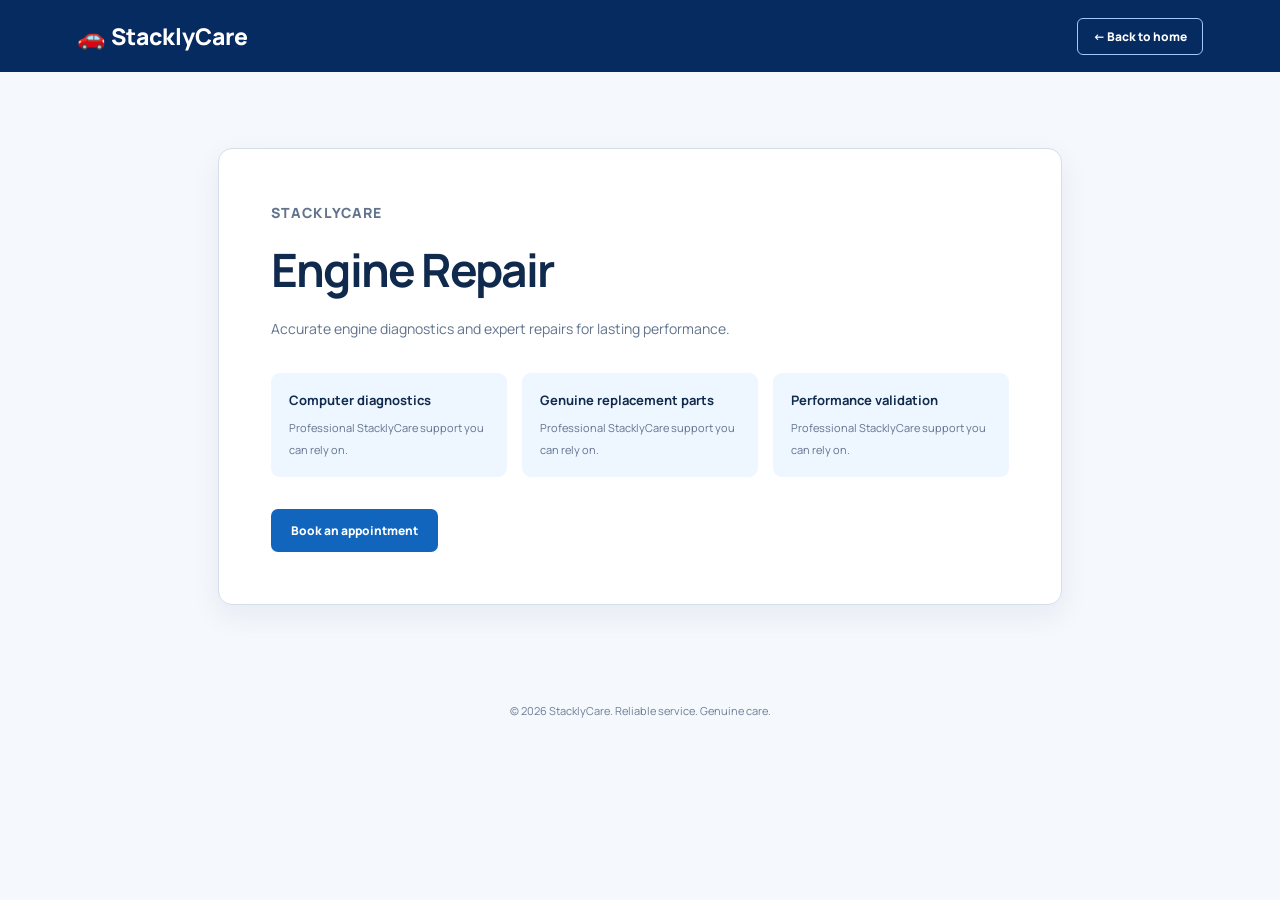
<file: engine-repair.html>
<!doctype html><html lang="en"><head><meta charset="utf-8"><meta name="viewport" content="width=device-width,initial-scale=1"><title>Engine Repair | StacklyCare</title><link rel="preconnect" href="https://fonts.googleapis.com"><link rel="preconnect" href="https://fonts.gstatic.com" crossorigin><link href="https://fonts.googleapis.com/css2?family=Manrope:wght@400;500;600;700;800&amp;display=swap" rel="stylesheet"><link rel="stylesheet" href="engine-repair.css"></head><body><header class="mini-header"><a class="mini-brand" href="index.html">&#128663; StacklyCare</a><a class="home-link" href="index.html">&larr; Back to home</a></header><main class="detail-main"><section class="detail-card"><p class="eyebrow">STACKLYCARE</p><h1>Engine Repair</h1><p>Accurate engine diagnostics and expert repairs for lasting performance.</p><div class="highlights"><article><b>Computer diagnostics</b><span>Professional StacklyCare support you can rely on.</span></article><article><b>Genuine replacement parts</b><span>Professional StacklyCare support you can rely on.</span></article><article><b>Performance validation</b><span>Professional StacklyCare support you can rely on.</span></article></div><a class="primary" href="index.html#contact">Book an appointment</a></section></main><footer class="detail-footer">&copy; 2026 StacklyCare. Reliable service. Genuine care.</footer></body></html>
</file>
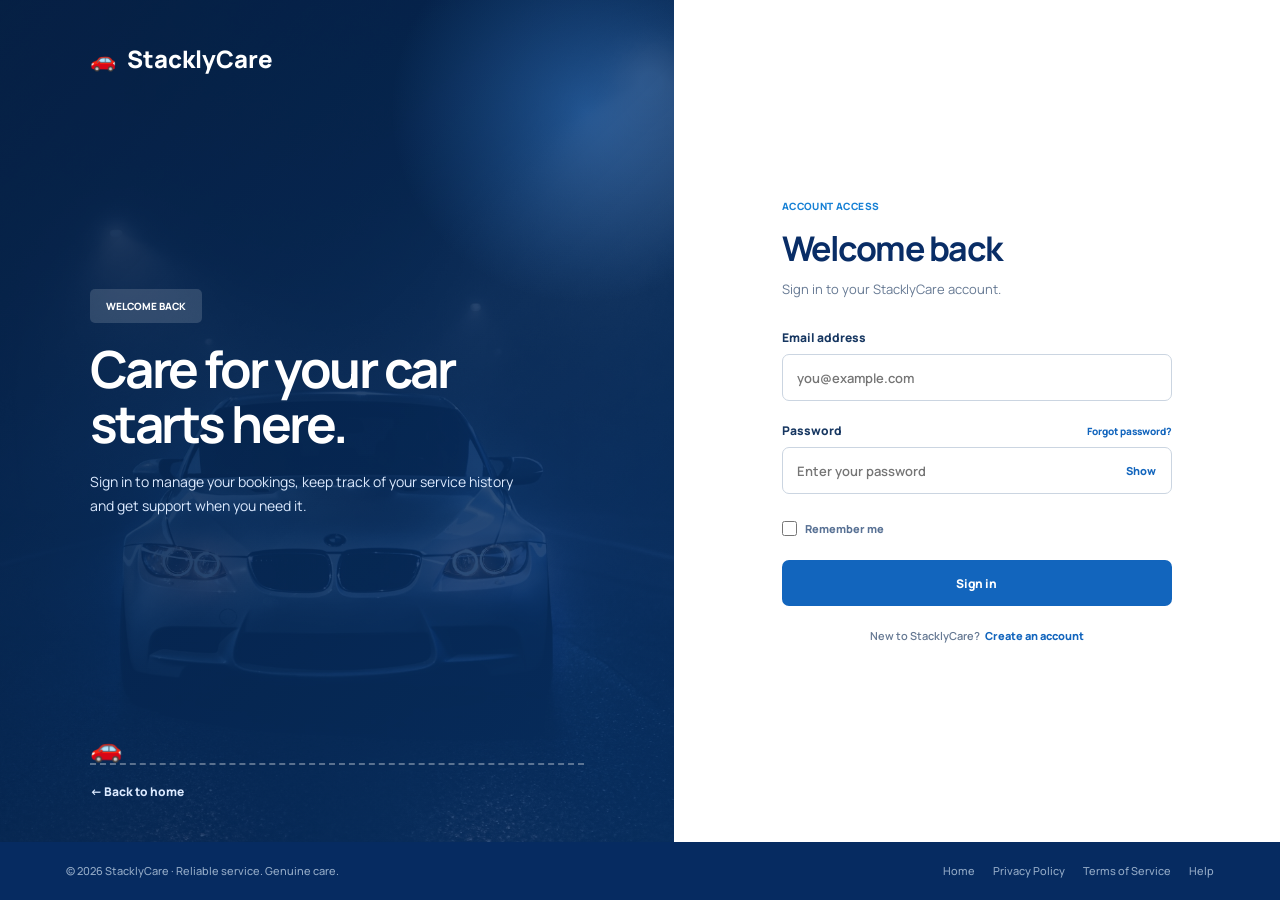
<file: login.html>
<!doctype html>
<html lang="en">
<head>
    <meta charset="utf-8">
    <meta name="viewport" content="width=device-width,initial-scale=1">
    <title>Sign in | StacklyCare</title>
    <link rel="preconnect" href="https://fonts.googleapis.com">
    <link rel="preconnect" href="https://fonts.gstatic.com" crossorigin>
    <link href="https://fonts.googleapis.com/css2?family=Manrope:wght@400;500;600;700;800&display=swap" rel="stylesheet">
    <link rel="stylesheet" href="styles.css">
    <link rel="stylesheet" href="animations.css">
    <link rel="stylesheet" href="common.css">
    <script src="common.js" defer></script>
</head>
<body class="login-page">
    <div class="page-loader" aria-hidden="true"><div><span class="l-car">&#128663;</span><span class="l-road"></span>StacklyCare</div></div>
    <main class="login-layout">
        <section class="login-intro">
            <a class="brand" href="index.html"><span class="car">&#128663;</span>StacklyCare</a>
            <div class="login-intro-copy">
                <p class="eyebrow">WELCOME BACK</p>
                <h1>Care for your car starts here.</h1>
                <p>Sign in to manage your bookings, keep track of your service history and get support when you need it.</p>
            </div>
            <div class="road" aria-hidden="true"><span>&#128663;</span></div>
            <a class="back-home" href="index.html">&larr; Back to home</a>
        </section>
        <section class="login-panel" aria-labelledby="login-title">
            <form class="login-form" novalidate>
                <p class="kicker">ACCOUNT ACCESS</p>
                <h2 id="login-title">Welcome back</h2>
                <p class="login-subtitle">Sign in to your StacklyCare account.</p>
                <div class="signup-only" hidden><label for="fullname">Full name</label><input id="fullname" name="fullname" type="text" autocomplete="name" placeholder="Your full name"></div>
                <label for="email">Email address</label>
                <input id="email" name="email" type="email" autocomplete="email" placeholder="you@example.com" required>
                <div class="password-label"><label for="password">Password</label><a href="#">Forgot password?</a></div>
                <div class="pw-wrap"><input id="password" name="password" type="password" autocomplete="current-password" placeholder="Enter your password" required minlength="6"><button class="pw-toggle" type="button" aria-label="Show password">Show</button></div>
                <p class="form-error" role="alert"></p>
                <label class="remember"><input type="checkbox" name="remember"> <span>Remember me</span></label>
                <button class="login-submit" type="submit">Sign in</button>
                <p class="signup-prompt"><span class="prompt-text">New to StacklyCare?</span> <a href="#" class="mode-toggle">Create an account</a></p>
            </form>
        </section>
    </main>
    <script src="login.js" defer></script>
    <footer class="site-footer compact"><div class="f-bottom fa"><span>&copy; 2026 StacklyCare &middot; Reliable service. Genuine care.</span><nav><a href="index.html">Home</a><a href="#">Privacy Policy</a><a href="#">Terms of Service</a><a href="index.html#contact">Help</a></nav></div></footer>
</body>
</html>
</file>
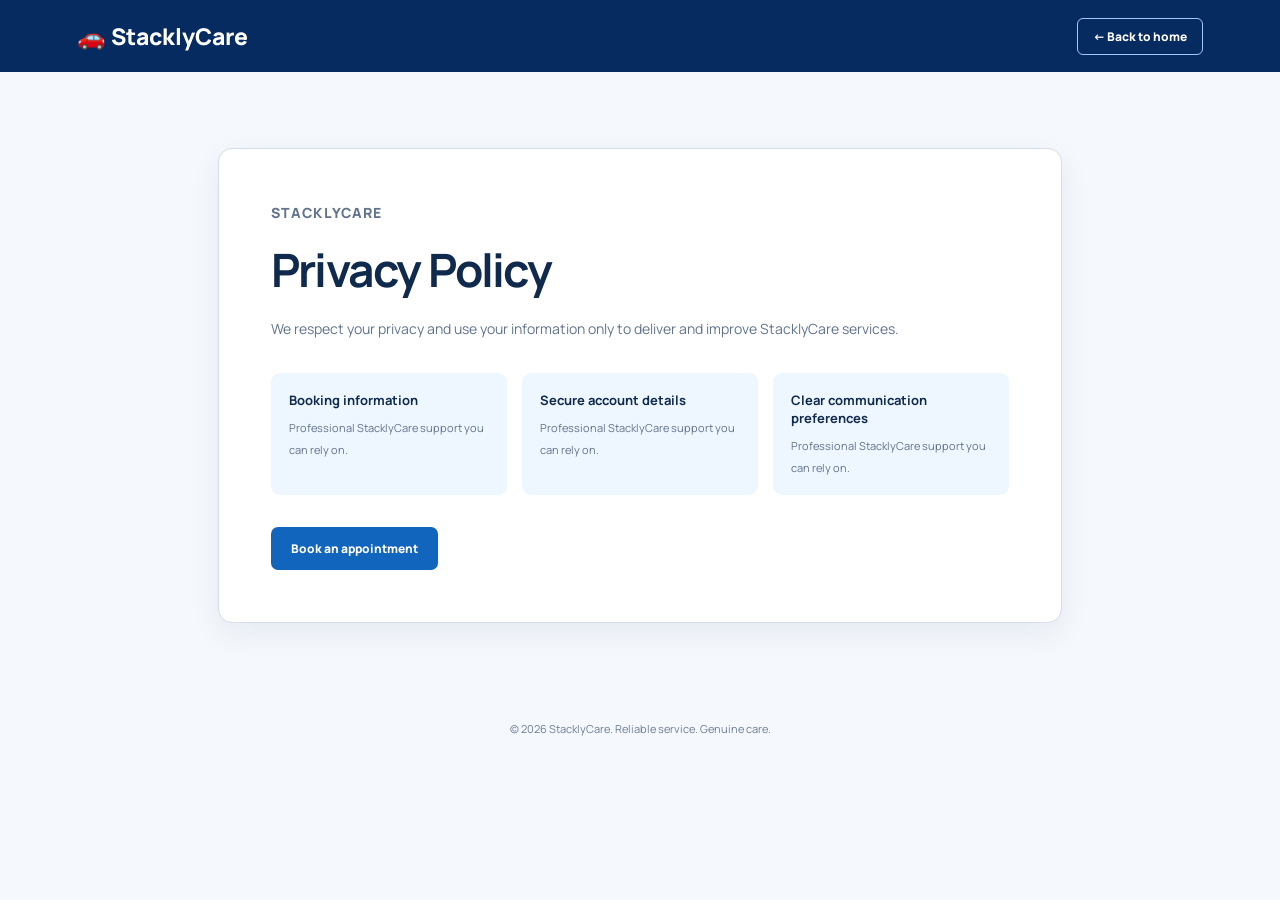
<file: privacy-policy.html>
<!doctype html><html lang="en"><head><meta charset="utf-8"><meta name="viewport" content="width=device-width,initial-scale=1"><title>Privacy Policy | StacklyCare</title><link rel="preconnect" href="https://fonts.googleapis.com"><link rel="preconnect" href="https://fonts.gstatic.com" crossorigin><link href="https://fonts.googleapis.com/css2?family=Manrope:wght@400;500;600;700;800&amp;display=swap" rel="stylesheet"><link rel="stylesheet" href="privacy-policy.css"></head><body><header class="mini-header"><a class="mini-brand" href="index.html">&#128663; StacklyCare</a><a class="home-link" href="index.html">&larr; Back to home</a></header><main class="detail-main"><section class="detail-card"><p class="eyebrow">STACKLYCARE</p><h1>Privacy Policy</h1><p>We respect your privacy and use your information only to deliver and improve StacklyCare services.</p><div class="highlights"><article><b>Booking information</b><span>Professional StacklyCare support you can rely on.</span></article><article><b>Secure account details</b><span>Professional StacklyCare support you can rely on.</span></article><article><b>Clear communication preferences</b><span>Professional StacklyCare support you can rely on.</span></article></div><a class="primary" href="index.html#contact">Book an appointment</a></section></main><footer class="detail-footer">&copy; 2026 StacklyCare. Reliable service. Genuine care.</footer></body></html>
</file>
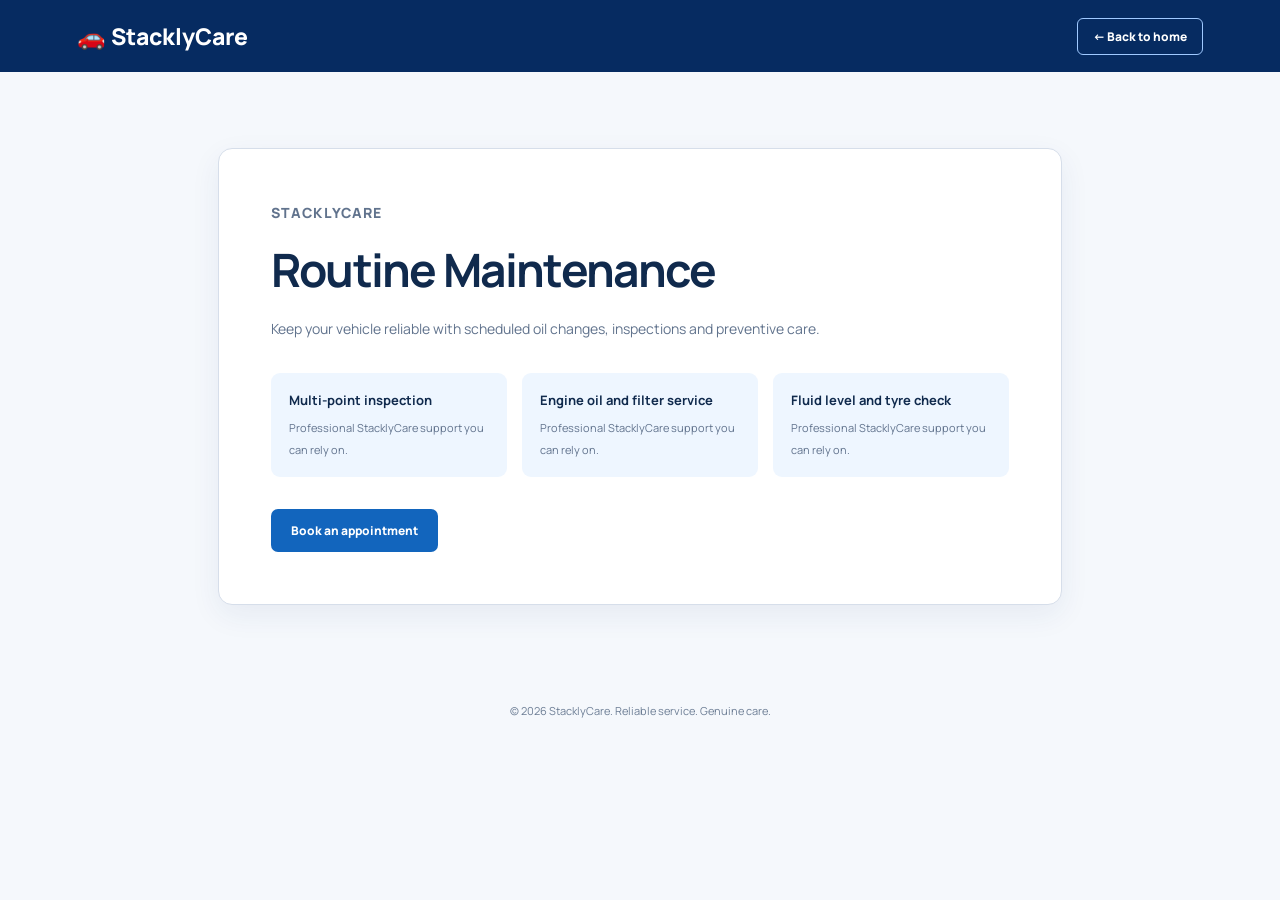
<file: routine-maintenance.html>
<!doctype html><html lang="en"><head><meta charset="utf-8"><meta name="viewport" content="width=device-width,initial-scale=1"><title>Routine Maintenance | StacklyCare</title><link rel="preconnect" href="https://fonts.googleapis.com"><link rel="preconnect" href="https://fonts.gstatic.com" crossorigin><link href="https://fonts.googleapis.com/css2?family=Manrope:wght@400;500;600;700;800&amp;display=swap" rel="stylesheet"><link rel="stylesheet" href="routine-maintenance.css"></head><body><header class="mini-header"><a class="mini-brand" href="index.html">&#128663; StacklyCare</a><a class="home-link" href="index.html">&larr; Back to home</a></header><main class="detail-main"><section class="detail-card"><p class="eyebrow">STACKLYCARE</p><h1>Routine Maintenance</h1><p>Keep your vehicle reliable with scheduled oil changes, inspections and preventive care.</p><div class="highlights"><article><b>Multi-point inspection</b><span>Professional StacklyCare support you can rely on.</span></article><article><b>Engine oil and filter service</b><span>Professional StacklyCare support you can rely on.</span></article><article><b>Fluid level and tyre check</b><span>Professional StacklyCare support you can rely on.</span></article></div><a class="primary" href="index.html#contact">Book an appointment</a></section></main><footer class="detail-footer">&copy; 2026 StacklyCare. Reliable service. Genuine care.</footer></body></html>
</file>
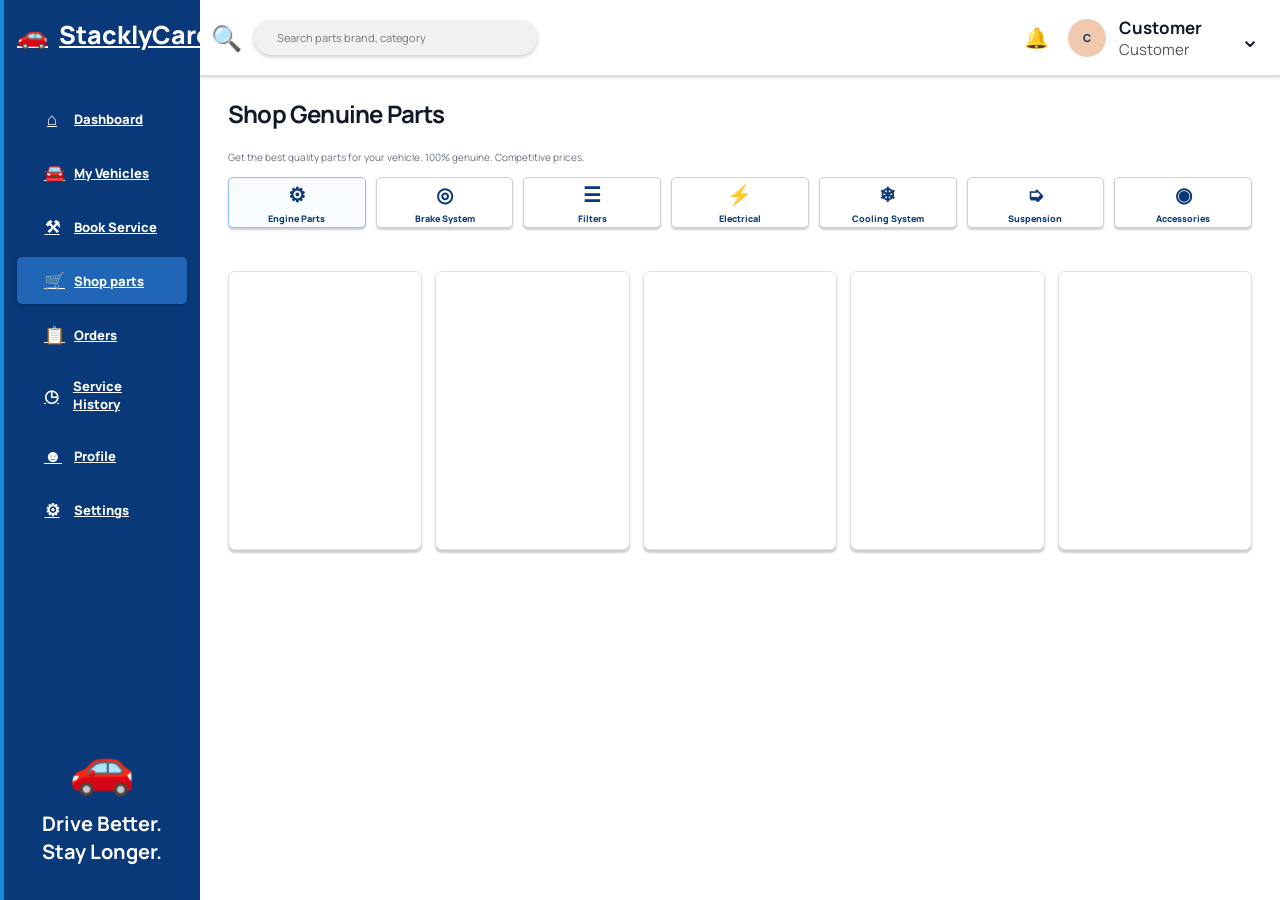
<file: shop.html>
<!doctype html>
<html lang="en">
<head>
  <meta charset="utf-8"><meta name="viewport" content="width=device-width,initial-scale=1">
  <title>Shop Parts | StacklyCare</title>
  <link rel="preconnect" href="https://fonts.googleapis.com"><link rel="preconnect" href="https://fonts.gstatic.com" crossorigin>
  <link href="https://fonts.googleapis.com/css2?family=Manrope:wght@400;500;600;700;800&display=swap" rel="stylesheet">
  <link rel="stylesheet" href="shop.css"><script src="dashboard-session.js" defer></script><script src="shop.js" defer></script>
</head>
<body class="shop-page">
  <aside class="shop-sidebar">
    <a class="shop-brand" href="index.html"><span>&#128663;</span>StacklyCare</a>
    <nav class="shop-nav">
      <a href="dashboard.html"><span>&#8962;</span>Dashboard</a><a href="dashboard.html#vehicles"><span>&#128664;</span>My Vehicles</a><a href="dashboard.html#book"><span>&#9874;</span>Book Service</a><a class="selected" href="shop.html"><span>&#128722;</span>Shop parts</a><a href="dashboard.html#orders"><span>&#128203;</span>Orders</a><a href="dashboard.html#history"><span>&#9719;</span>Service History</a><a href="dashboard.html#profile"><span>&#9787;</span>Profile</a><a href="dashboard.html#settings"><span>&#9881;</span>Settings</a>
    </nav>
    <div class="shop-drive"><span>&#128663;</span><strong>Drive Better.<br>Stay Longer.</strong></div>
  </aside>
  <section class="shop-main">
    <header class="shop-header"><label class="shop-search"><span>&#128269;</span><input type="search" placeholder="Search parts brand, category"></label><div class="shop-user"><button aria-label="Notifications">&#128276;</button><div class="shop-avatar">SC</div><div><strong data-user-name>Customer</strong><small data-user-email>Customer</small></div><span class="shop-chevron">&#8964;</span></div></header>
    <main class="shop-content">
      <h1>Shop Genuine Parts</h1><p class="shop-intro">Get the best quality parts for your vehicle. 100% genuine. Competitive prices.</p>
      <section class="categories" aria-label="Part categories"><button class="active" type="button"><i>&#9881;</i>Engine Parts</button><button type="button"><i>&#9678;</i>Brake System</button><button type="button"><i>&#9776;</i>Filters</button><button type="button"><i>&#9889;</i>Electrical</button><button type="button"><i>&#10052;</i>Cooling System</button><button type="button"><i>&#10157;</i>Suspension</button><button type="button"><i>&#9673;</i>Accessories</button></section>
      <section class="product-grid" aria-label="Parts catalogue"><article></article><article></article><article></article><article></article><article></article></section>
    </main>
  </section>
</body>
</html>
</file>
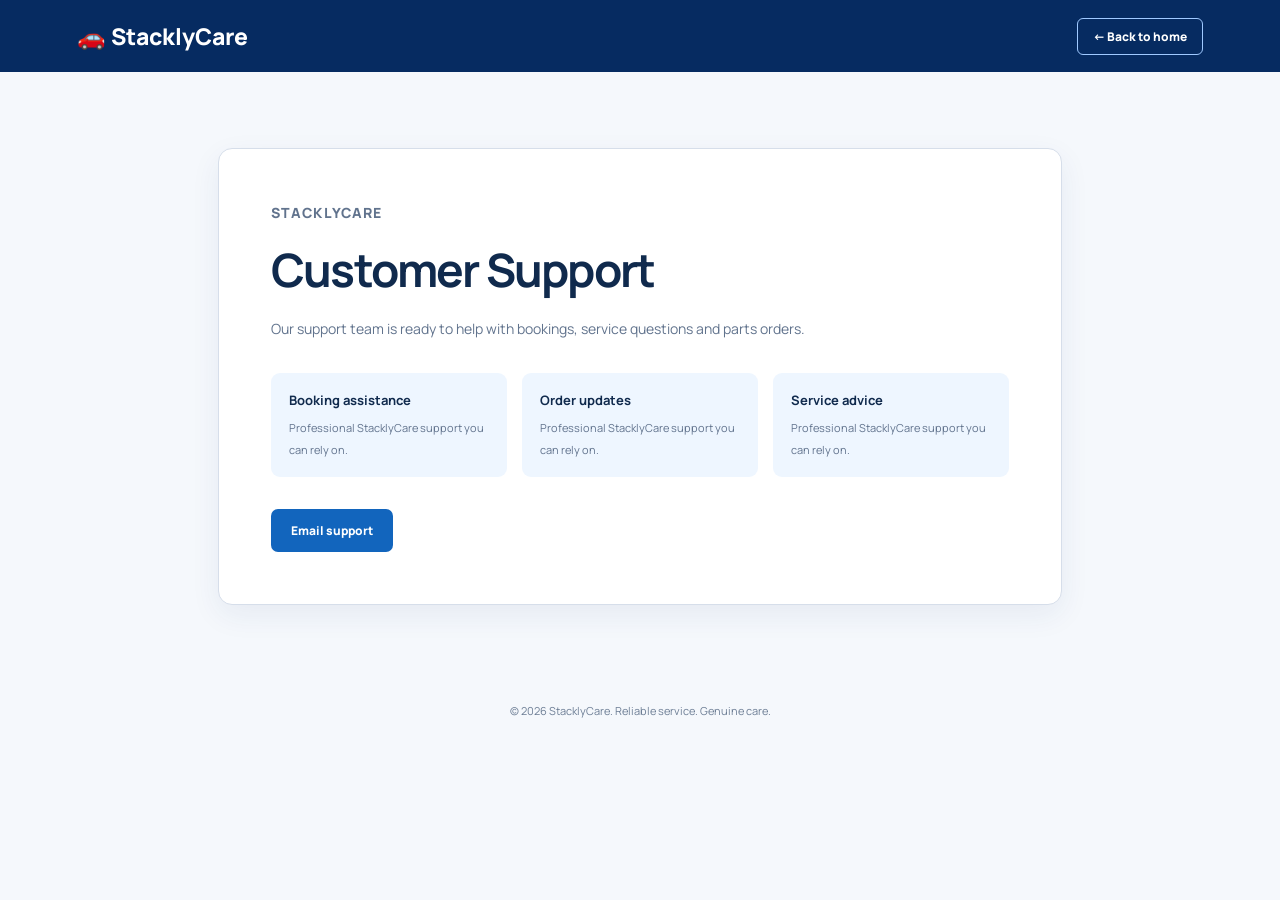
<file: support.html>
<!doctype html><html lang="en"><head><meta charset="utf-8"><meta name="viewport" content="width=device-width,initial-scale=1"><title>Customer Support | StacklyCare</title><link rel="preconnect" href="https://fonts.googleapis.com"><link rel="preconnect" href="https://fonts.gstatic.com" crossorigin><link href="https://fonts.googleapis.com/css2?family=Manrope:wght@400;500;600;700;800&amp;display=swap" rel="stylesheet"><link rel="stylesheet" href="support.css"></head><body><header class="mini-header"><a class="mini-brand" href="index.html">&#128663; StacklyCare</a><a class="home-link" href="index.html">&larr; Back to home</a></header><main class="detail-main"><section class="detail-card"><p class="eyebrow">STACKLYCARE</p><h1>Customer Support</h1><p>Our support team is ready to help with bookings, service questions and parts orders.</p><div class="highlights"><article><b>Booking assistance</b><span>Professional StacklyCare support you can rely on.</span></article><article><b>Order updates</b><span>Professional StacklyCare support you can rely on.</span></article><article><b>Service advice</b><span>Professional StacklyCare support you can rely on.</span></article></div><a class="primary" href="mailto:service@stacklycare.example">Email support</a></section></main><footer class="detail-footer">&copy; 2026 StacklyCare. Reliable service. Genuine care.</footer></body></html>
</file>
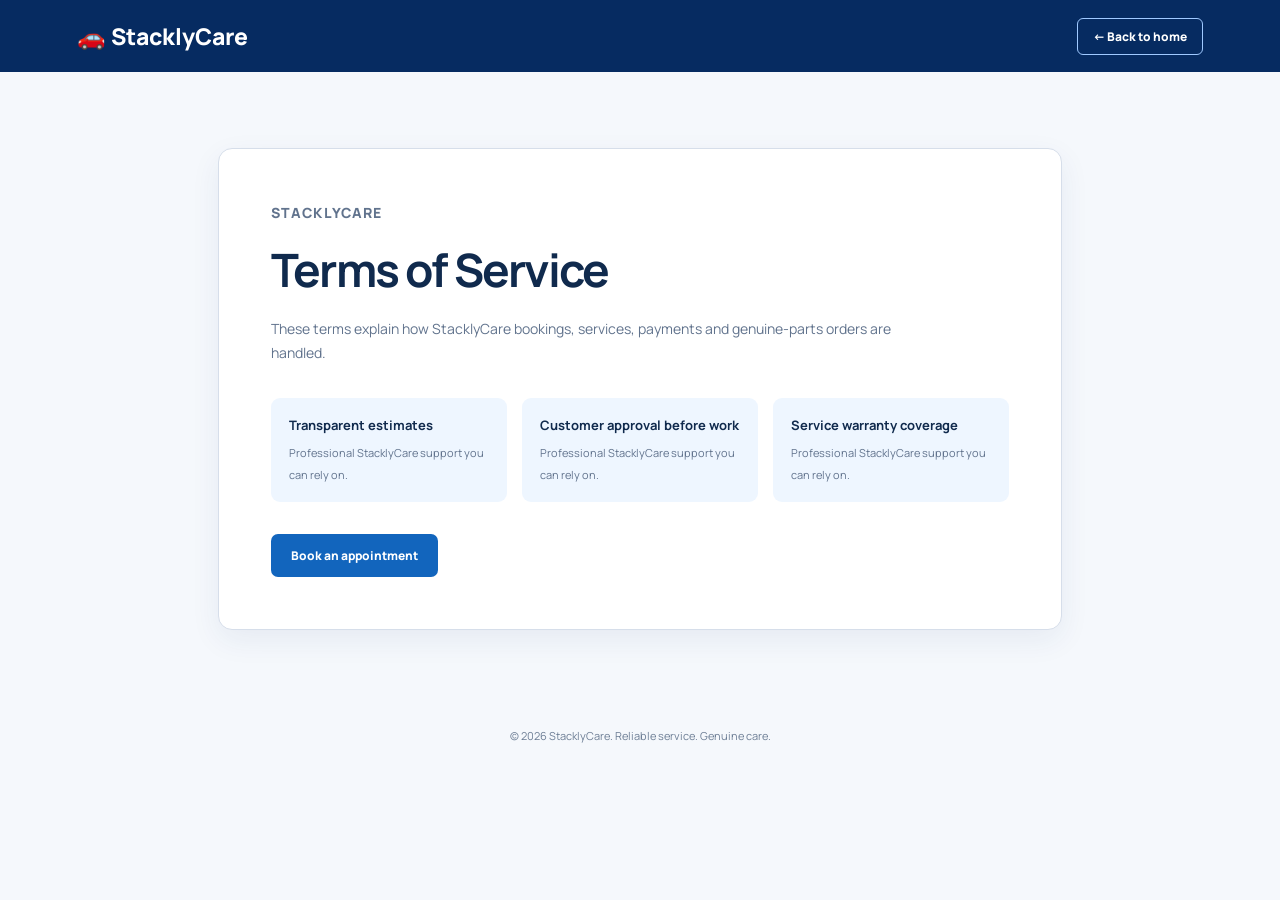
<file: terms-of-service.html>
<!doctype html><html lang="en"><head><meta charset="utf-8"><meta name="viewport" content="width=device-width,initial-scale=1"><title>Terms of Service | StacklyCare</title><link rel="preconnect" href="https://fonts.googleapis.com"><link rel="preconnect" href="https://fonts.gstatic.com" crossorigin><link href="https://fonts.googleapis.com/css2?family=Manrope:wght@400;500;600;700;800&amp;display=swap" rel="stylesheet"><link rel="stylesheet" href="terms-of-service.css"></head><body><header class="mini-header"><a class="mini-brand" href="index.html">&#128663; StacklyCare</a><a class="home-link" href="index.html">&larr; Back to home</a></header><main class="detail-main"><section class="detail-card"><p class="eyebrow">STACKLYCARE</p><h1>Terms of Service</h1><p>These terms explain how StacklyCare bookings, services, payments and genuine-parts orders are handled.</p><div class="highlights"><article><b>Transparent estimates</b><span>Professional StacklyCare support you can rely on.</span></article><article><b>Customer approval before work</b><span>Professional StacklyCare support you can rely on.</span></article><article><b>Service warranty coverage</b><span>Professional StacklyCare support you can rely on.</span></article></div><a class="primary" href="index.html#contact">Book an appointment</a></section></main><footer class="detail-footer">&copy; 2026 StacklyCare. Reliable service. Genuine care.</footer></body></html>
</file>
<file: styles.css>
﻿:root {
    font-family: Manrope, Arial, sans-serif;
    color: #092d66
}

* {
    box-sizing: border-box
}

html {
    scroll-behavior: smooth
}

body {
    margin: 0;
    min-width: 320px
}

a {
    text-decoration: none;
    color: inherit
}

.site-header {
    height: 74px;
    padding: 0 clamp(20px, 5vw, 70px);
    background: #062b61;
    color: #fff;
    display: flex;
    align-items: center;
    gap: 35px;
    position: relative;
    z-index: 1
}

.brand {
    display: flex;
    align-items: center;
    gap: 11px;
    font-size: 24px;
    font-weight: 800;
    min-width: 190px
}

.car {
    font-size: 21px
}

.main-nav {
    display: flex;
    justify-content: center;
    gap: clamp(18px, 3vw, 43px);
    flex: 1
}

.main-nav a {
    font-size: 14px;
    font-weight: 700;
    padding: 26px 0 22px;
    border-bottom: 3px solid transparent
}

.main-nav a:hover,
.main-nav .active {
    border-color: #fff
}

.actions {
    display: flex;
    gap: 14px;
    align-items: center
}

.actions button {
    border: 0;
    background: transparent;
    color: #fff;
    font-size: 20px;
    cursor: pointer
}

.sign-in {
    color: #082d63;
    background: #fff;
    border-radius: 22px;
    padding: 10px 18px;
    font-size: 10px;
    font-weight: 800;
    white-space: nowrap
}

.hero {
    min-height: 500px;
    padding: 55px clamp(28px, 9vw, 135px);
    display: flex;
    align-items: center;
    color: #fff;
    background: linear-gradient(90deg, rgba(2, 17, 34, .87), rgba(3, 20, 39, .54) 39%, rgba(3, 20, 39, .05) 75%), url('assets/hero.png') center/cover no-repeat
}

.hero-content {
    max-width: 500px
}

.eyebrow {
    display: inline-block;
    margin: 0 0 19px;
    padding: 10px 16px;
    border-radius: 5px;
    background: #0a2946;
    font-size: 10px;
    font-weight: 800
}

.hero h1 {
    font-size: clamp(34px, 4vw, 52px);
    line-height: 1.15;
    letter-spacing: -2px;
    margin: 0 0 20px
}

.hero h1 span {
    display: block
}

.hero-content>p:not(.eyebrow) {
    font-size: 13px;
    line-height: 1.55;
    max-width: 405px;
    margin: 0 0 28px
}

.hero-buttons {
    display: flex;
    gap: 15px
}

.button {
    display: inline-flex;
    align-items: center;
    justify-content: center;
    min-height: 40px;
    padding: 0 20px;
    border-radius: 7px;
    font-size: 11px;
    font-weight: 800;
    transition: .2s
}

.button:hover {
    transform: translateY(-2px)
}

.light {
    background: #fff;
    color: #092d66
}

.outline {
    border: 1px solid #fff
}

.blue {
    background: #1265bd;
    color: #fff
}

.trust {
    max-width: 1160px;
    margin: auto;
    min-height: 128px;
    padding: 25px 25px;
    display: grid;
    grid-template-columns: repeat(4, 1fr);
    gap: 28px;
    border-bottom: 1px solid #c8d0d9
}

.trust article {
    display: flex;
    align-items: center;
    justify-content: center;
    gap: 13px
}

.trust b,
.card i {
    display: grid;
    place-items: center;
    border-radius: 50%;
    background: #d8ddff;
    color: #123d80;
    font-style: normal
}

.trust b {
    width: 37px;
    height: 37px;
    flex: 0 0 37px
}

.trust p {
    margin: 0;
    font-size: 9px
}

.trust strong,
.trust span {
    display: block
}

.trust strong {
    margin-bottom: 5px
}

.trust span {
    color: #627796
}

.services {
    max-width: 1260px;
    margin: auto;
    padding: 75px 28px 82px
}

.kicker {
    color: #1680d5;
    font-size: 10px;
    font-weight: 800;
    letter-spacing: .04em;
    margin: 0 0 12px
}

.services h2,
.booking h2 {
    margin: 0;
    font-size: clamp(27px, 3vw, 37px);
    letter-spacing: -1.5px
}

.subheading {
    font-size: 12px;
    font-weight: 700;
    margin: 12px 0 37px
}

.service-grid {
    display: grid;
    grid-template-columns: repeat(4, 1fr);
    gap: 26px
}

.card {
    min-height: 177px;
    padding: 23px 21px;
    border: 1px solid #c4ccd6;
    border-radius: 8px;
    box-shadow: 0 5px 11px #142b471c;
    transition: .2s
}

.card:hover {
    transform: translateY(-5px);
    box-shadow: 0 12px 24px #142b472b
}

.card i {
    width: 48px;
    height: 48px;
    font-size: 21px;
    margin-bottom: 15px
}

.card h3 {
    font-size: 12px;
    margin: 0 0 8px
}

.card p {
    color: #587194;
    font-size: 10px;
    font-weight: 700;
    margin: 0 0 15px
}

.card a {
    font-size: 10px;
    font-weight: 800;
    color: #1470c8
}

.booking {
    max-width: 1204px;
    margin: 0 auto 45px;
    padding: 45px clamp(25px, 6vw, 70px);
    border-radius: 12px;
    background: #eaf4ff;
    display: flex;
    justify-content: space-between;
    align-items: center;
    gap: 25px
}

footer {
    background: #062b61;
    color: #93aac6;
    padding: 24px clamp(20px, 5vw, 70px);
    font-size: 10px;
    display: flex;
    justify-content: space-between
}

@media(max-width:800px) {
    .site-header {
        height: auto;
        min-height: 64px;
        flex-wrap: wrap;
        padding: 13px 20px;
        gap: 14px
    }

    .brand {
        min-width: 0;
        font-size: 20px
    }

    .main-nav {
        order: 3;
        width: 100%;
        justify-content: space-between;
        gap: 8px
    }

    .main-nav a {
        padding: 5px 0;
        font-size: 11px
    }

    .actions {
        margin-left: auto
    }

    .actions button {
        display: none
    }

    .sign-in {
        padding: 8px 11px;
        font-size: 9px
    }

    .hero {
        min-height: 465px;
        padding: 52px 28px;
        background-position: 60% center
    }

    .trust {
        grid-template-columns: repeat(2, 1fr);
        gap: 20px
    }

    .trust article {
        justify-content: flex-start
    }

    .service-grid {
        grid-template-columns: repeat(2, 1fr)
    }

    .booking {
        margin: 0 18px 30px;
        flex-direction: column;
        align-items: flex-start
    }
}

@media(max-width:460px) {
    .hero h1 {
        font-size: 35px
    }

    .trust {
        padding: 22px 20px;
        gap: 18px 10px
    }

    .trust b {
        width: 30px;
        height: 30px;
        flex-basis: 30px
    }

    .trust p {
        font-size: 8px
    }

    .services {
        padding: 54px 20px
    }

    .service-grid {
        grid-template-columns: 1fr
    }

    .card {
        min-height: 150px
    }

    footer {
        flex-direction: column;
        gap: 8px
    }
}

.login-page {
    min-height: 100vh;
    background: #f5f8fc
}

.login-layout {
    min-height: 100vh;
    display: grid;
    grid-template-columns: minmax(320px, 1fr) minmax(380px, .9fr)
}

.login-intro {
    min-height: 100vh;
    padding: 42px clamp(32px, 7vw, 112px);
    color: #fff;
    display: flex;
    flex-direction: column;
    background: linear-gradient(135deg, rgba(4, 31, 69, .94), rgba(7, 54, 113, .8)), url('assets/login.png') center/cover
}

.login-intro .brand {
    color: #fff
}

.login-intro-copy {
    max-width: 500px;
    margin: auto 0
}

.login-intro .eyebrow {
    background: rgba(255, 255, 255, .15);
    margin-bottom: 18px
}

.login-intro h1 {
    margin: 0 0 18px;
    font-size: clamp(36px, 4vw, 60px);
    line-height: 1.08;
    letter-spacing: -2.5px
}

.login-intro-copy>p:last-child {
    max-width: 435px;
    margin: 0;
    color: #dceaff;
    font-size: 14px;
    line-height: 1.7
}

.back-home {
    font-size: 12px;
    font-weight: 800;
    color: #dceaff
}

.login-panel {
    display: grid;
    place-items: center;
    padding: 44px 28px;
    background: #fff
}

.login-form {
    width: min(100%, 390px)
}

.login-form h2 {
    margin: 0;
    font-size: 34px;
    letter-spacing: -1.5px
}

.login-subtitle {
    margin: 9px 0 31px;
    color: #667993;
    font-size: 13px
}

.login-form label {
    display: block;
    margin: 0 0 8px;
    font-size: 12px;
    font-weight: 800;
    color: #173761
}

.login-form input:not([type=checkbox]) {
    width: 100%;
    height: 47px;
    margin: 0 0 21px;
    padding: 0 14px;
    border: 1px solid #cbd5e1;
    border-radius: 7px;
    background: #fff;
    color: #092d66;
    font: 600 13px Manrope, Arial, sans-serif;
    outline: none
}

.login-form input:focus {
    border-color: #1265bd;
    box-shadow: 0 0 0 3px #1265bd1e
}

.password-label {
    display: flex;
    justify-content: space-between;
    align-items: baseline
}

.password-label a,
.signup-prompt a {
    color: #1265bd;
    font-weight: 800
}

.password-label a {
    font-size: 10px
}

.login-form .remember {
    display: flex;
    align-items: center;
    gap: 8px;
    margin: -2px 0 24px;
    color: #587194;
    font-size: 11px
}

.remember input {
    width: 15px;
    height: 15px;
    margin: 0;
    accent-color: #1265bd
}

.login-submit {
    width: 100%;
    height: 46px;
    border: 0;
    border-radius: 7px;
    background: #1265bd;
    color: #fff;
    font: 800 12px Manrope, Arial, sans-serif;
    cursor: pointer;
    transition: .2s
}

.login-submit:hover {
    background: #0d559f;
    transform: translateY(-1px)
}

.signup-prompt {
    text-align: center;
    margin: 22px 0 0;
    color: #667993;
    font-size: 11px;
    font-weight: 600
}

.signup-prompt a {
    margin-left: 3px
}

@media(max-width:760px) {
    .login-layout {
        grid-template-columns: 1fr
    }

    .login-intro {
        min-height: 310px;
        padding: 30px 28px
    }

    .login-intro-copy {
        margin: auto 0
    }

    .login-intro h1 {
        font-size: 36px
    }

    .login-intro-copy>p:last-child {
        font-size: 12px
    }

    .login-panel {
        padding: 42px 24px
    }
}
/* Mobile navigation */
.menu-toggle{display:none;width:38px;height:38px;padding:0;border:1px solid #ffffff55;border-radius:7px;background:transparent;color:#fff;cursor:pointer;place-items:center;align-content:center;gap:4px}.menu-toggle span{display:block;width:18px;height:2px;border-radius:2px;background:currentColor;transition:transform .2s,opacity .2s}.menu-toggle.is-open span:first-child{transform:translateY(6px) rotate(45deg)}.menu-toggle.is-open span:nth-child(2){opacity:0}.menu-toggle.is-open span:last-child{transform:translateY(-6px) rotate(-45deg)}
@media(max-width:800px){.site-header{height:64px;min-height:64px;flex-wrap:nowrap;padding:0 18px;gap:12px}.brand{font-size:20px}.actions{margin-left:auto;gap:8px}.actions .header-icon{display:none}.sign-in{padding:9px 12px;font-size:9px}.actions .menu-toggle{display:grid;flex:0 0 38px}.main-nav{display:none;position:absolute;top:64px;right:12px;left:12px;padding:10px;border:1px solid #ffffff26;border-radius:10px;background:#062b61;box-shadow:0 12px 25px #00163555}.main-nav.is-open{display:grid}.main-nav a{padding:12px 14px;border-bottom:0;border-radius:6px;font-size:13px}.main-nav a:hover,.main-nav .active{background:#ffffff18}.hero{min-height:440px;padding:48px 24px}.hero-buttons{flex-wrap:wrap}.trust{padding:24px 20px}.services,.how,.shop,.reviews{padding-left:20px;padding-right:20px}.about,.contact{padding-left:20px;padding-right:20px}.stats-band{margin-left:18px;margin-right:18px}.booking{margin-left:18px;margin-right:18px}}
@media(max-width:390px){.brand{font-size:18px}.car{font-size:18px}.sign-in{padding:8px 9px;font-size:8px}.actions .menu-toggle{width:34px;height:34px;flex-basis:34px}.site-header{padding:0 12px;gap:7px}}

@media(max-width:800px){
  .site-header{z-index:1000}
  .main-nav.is-open{display:grid!important;grid-template-columns:1fr;gap:6px;z-index:1001;opacity:1!important;background:#062b61!important}
  .main-nav.is-open a{display:block!important;padding:13px 15px!important;border:0!important;border-radius:7px!important;color:#fff!important;font-size:14px!important;line-height:1.2!important}
  .main-nav.is-open a:hover,.main-nav.is-open .active{background:#1761b2!important}
}
</file>
<file: animations.css>
/* Additive animations + new home-page sections (original styles.css untouched) */
:root {
    --ease: cubic-bezier(.22, 1, .36, 1)
}

html {
    scroll-padding-top: 80px
}

.site-header {
    position: sticky;
    top: 0;
    transition: box-shadow .3s, background .3s
}

.site-header.scrolled {
    box-shadow: 0 6px 24px #021a3f55;
    background: #062b61f2;
    backdrop-filter: blur(8px)
}

.brand .car {
    display: inline-block;
    animation: drive 3.6s var(--ease) infinite
}

@keyframes drive {

    0%,
    100% {
        transform: translateX(0)
    }

    50% {
        transform: translateX(5px)
    }
}

.main-nav a {
    transition: border-color .25s, opacity .25s
}

.main-nav a:hover {
    opacity: .85
}

.sign-in {
    transition: transform .2s, box-shadow .2s
}

.sign-in:hover {
    transform: translateY(-2px);
    box-shadow: 0 6px 14px #0004
}

/* hero */
.hero {
    position: relative;
    overflow: hidden;
    animation: heroZoom 18s ease-in-out infinite alternate;
}

@keyframes heroZoom {
    from {
        background-position: center 62%;
        background-size: cover
    }

    to {
        background-position: center 72%;
        background-size: 112%
    }
}

.hero-glow {
    position: absolute;
    right: 14%;
    top: 12%;
    width: 340px;
    height: 340px;
    border-radius: 50%;
    background: radial-gradient(circle, #ffc87a55, #4aa0ff22 45%, transparent 70%);
    filter: blur(10px);
    animation: glow 4s ease-in-out infinite;
    pointer-events: none
}

@keyframes glow {

    0%,
    100% {
        opacity: .45;
        transform: scale(1)
    }

    50% {
        opacity: 1;
        transform: scale(1.15)
    }
}

.hero-content {
    position: relative;
    z-index: 1
}

.hero-content>* {
    opacity: 0;
    transform: translateY(26px);
    animation: rise .9s var(--ease) forwards
}

.hero-content>:nth-child(1) {
    animation-delay: .1s
}

.hero-content>:nth-child(2) {
    animation-delay: .25s
}

.hero-content>:nth-child(3) {
    animation-delay: .4s
}

.hero-content>:nth-child(4) {
    animation-delay: .55s
}

@keyframes rise {
    to {
        opacity: 1;
        transform: none
    }
}

.hero h1 span {
    background: linear-gradient(90deg, #fff, #9cd0ff, #fff);
    background-size: 200% auto;
    -webkit-background-clip: text;
    background-clip: text;
    -webkit-text-fill-color: transparent;
    animation: shine 5s linear infinite
}

@keyframes shine {
    to {
        background-position: 200% center
    }
}

.button {
    position: relative;
    overflow: hidden
}

.button::after {
    content: "";
    position: absolute;
    inset: 0;
    background: linear-gradient(100deg, transparent 30%, #ffffff66 50%, transparent 70%);
    transform: translateX(-120%);
    transition: transform .6s
}

.button:hover::after {
    transform: translateX(120%)
}

.light {
    animation: pulse 2.6s ease-in-out infinite
}

@keyframes pulse {

    0%,
    100% {
        box-shadow: 0 0 0 0 #ffffff66
    }

    50% {
        box-shadow: 0 0 0 10px #ffffff00
    }
}

/* scroll reveal */
.reveal {
    opacity: 0;
    transform: translateY(38px);
    transition: opacity .9s var(--ease), transform .9s var(--ease)
}

.reveal.in {
    opacity: 1;
    transform: none
}

.service-grid .card,
.steps article,
.product,
.review-grid article {
    opacity: 0;
    transform: translateY(28px)
}

.in .service-grid .card,
.in .steps article,
.in .product,
.in .review-grid article {
    animation: rise .8s var(--ease) forwards;
    animation-delay: calc(var(--i, 0)*.12s)
}

.card i,
.trust b {
    transition: transform .35s var(--ease), background .3s
}

.card:hover i,
.trust article:hover b {
    transform: scale(1.12) rotate(-6deg);
    background: #c3cbff
}

.trust article {
    transition: transform .3s
}

.trust article:hover {
    transform: translateY(-3px)
}

/* stats band */
.stats-band {
    max-width: 1204px;
    margin: 0 auto 20px;
    padding: 42px 28px;
    border-radius: 12px;
    background: linear-gradient(120deg, #062b61, #0d57b0);
    color: #fff;
    display: grid;
    grid-template-columns: repeat(4, 1fr);
    gap: 20px;
    text-align: center
}

.stats-band b {
    display: block;
    font-size: clamp(28px, 3.4vw, 42px);
    letter-spacing: -1px
}

.stats-band span {
    font-size: 11px;
    font-weight: 700;
    color: #bcd6f7
}

/* shared section look */
.how,
.shop,
.reviews {
    max-width: 1260px;
    margin: auto;
    padding: 60px 28px 20px
}

.how h2,
.shop h2,
.reviews h2,
.about h2 {
    margin: 0;
    font-size: clamp(27px, 3vw, 37px);
    letter-spacing: -1.5px
}

/* steps */
.steps {
    display: grid;
    grid-template-columns: repeat(4, 1fr);
    gap: 26px;
    position: relative
}

.steps article {
    padding: 24px 21px;
    border: 1px solid #c4ccd6;
    border-radius: 8px;
    background: #fff;
    box-shadow: 0 5px 11px #142b471c;
    transition: transform .25s, box-shadow .25s
}

.steps article:hover {
    transform: translateY(-5px);
    box-shadow: 0 12px 24px #142b472b
}

.step-no {
    display: grid;
    place-items: center;
    width: 38px;
    height: 38px;
    border-radius: 50%;
    background: #1265bd;
    color: #fff;
    font-weight: 800;
    margin-bottom: 14px;
    animation: pop 2.8s ease-in-out infinite
}

@keyframes pop {

    0%,
    100% {
        transform: scale(1)
    }

    50% {
        transform: scale(1.1)
    }
}

.steps h3 {
    margin: 0 0 8px;
    font-size: 13px
}

.steps p {
    margin: 0;
    font-size: 11px;
    color: #587194;
    font-weight: 600;
    line-height: 1.5
}

/* products */
.shop-grid {
    display: grid;
    grid-template-columns: repeat(4, 1fr);
    gap: 26px
}

.product {
    position: relative;
    padding: 18px;
    border: 1px solid #c4ccd6;
    border-radius: 8px;
    background: #fff;
    box-shadow: 0 5px 11px #142b471c;
    transition: transform .25s, box-shadow .25s
}

.product:hover {
    transform: translateY(-6px);
    box-shadow: 0 14px 26px #142b4730
}

.p-img {
    height: 120px;
    display: grid;
    place-items: center;
    font-size: 52px;
    border-radius: 6px;
    background: linear-gradient(135deg, #eaf4ff, #d8ddff);
    margin-bottom: 14px;
    transition: transform .4s var(--ease)
}

.product:hover .p-img {
    transform: scale(1.04) rotate(-2deg)
}

.tag {
    position: absolute;
    top: 26px;
    left: 26px;
    padding: 4px 9px;
    border-radius: 12px;
    background: #1265bd;
    color: #fff;
    font-size: 9px;
    font-weight: 800
}

.product h3 {
    margin: 0 0 5px;
    font-size: 13px
}

.product p {
    margin: 0 0 10px;
    color: #587194;
    font-size: 10px;
    font-weight: 700
}

.price {
    display: flex;
    gap: 8px;
    align-items: baseline;
    margin-bottom: 12px
}

.price b {
    font-size: 16px
}

.price s {
    font-size: 10px;
    color: #8a99ad
}

.product a {
    display: block;
    text-align: center;
    padding: 9px;
    border-radius: 6px;
    background: #1265bd;
    color: #fff;
    font-size: 11px;
    font-weight: 800;
    transition: background .2s, transform .2s
}

.product a:hover {
    background: #0d559f;
    transform: translateY(-1px)
}

/* about */
.about {
    max-width: 1204px;
    margin: 50px auto 0;
    padding: 50px 28px;
    display: grid;
    grid-template-columns: 1.3fr 1fr;
    gap: 40px;
    align-items: center
}

.about-copy>p:not(.kicker) {
    font-size: 13px;
    line-height: 1.7;
    color: #3d5a85;
    font-weight: 600
}

.ticks {
    list-style: none;
    padding: 0;
    margin: 18px 0 0;
    display: grid;
    gap: 10px;
    font-size: 12px;
    font-weight: 700
}

.ticks li {
    padding-left: 26px;
    position: relative
}

.ticks li::before {
    content: "\2713";
    position: absolute;
    left: 0;
    top: -1px;
    width: 18px;
    height: 18px;
    border-radius: 50%;
    background: #d8ddff;
    color: #1265bd;
    display: grid;
    place-items: center;
    font-size: 11px
}

.about-badges {
    display: grid;
    gap: 14px
}

.about-badges div {
    padding: 20px 24px;
    border-radius: 10px;
    background: #eaf4ff;
    border: 1px solid #cfe2fb;
    transition: transform .3s var(--ease)
}

.about-badges div:hover {
    transform: translateX(8px)
}

.about-badges b {
    display: block;
    font-size: 24px
}

.about-badges span {
    font-size: 11px;
    color: #587194;
    font-weight: 700
}

/* reviews */
.review-grid {
    display: grid;
    grid-template-columns: repeat(3, 1fr);
    gap: 26px;
    margin-top: 30px
}

.review-grid article {
    padding: 24px;
    border: 1px solid #c4ccd6;
    border-radius: 8px;
    background: #fff;
    box-shadow: 0 5px 11px #142b471c;
    transition: transform .25s
}

.review-grid article:hover {
    transform: translateY(-5px)
}

.stars {
    color: #f5a623;
    letter-spacing: 2px;
    margin-bottom: 10px
}

.review-grid p {
    font-size: 12px;
    line-height: 1.6;
    color: #3d5a85;
    font-weight: 600;
    margin: 0 0 14px
}

.review-grid strong {
    font-size: 12px
}

.booking {
    margin-top: 40px
}

.booking .button {
    animation: pulse 2.6s ease-in-out infinite
}

/* back to top */
.to-top {
    position: fixed;
    right: 22px;
    bottom: 22px;
    width: 44px;
    height: 44px;
    border: 0;
    border-radius: 50%;
    background: #1265bd;
    color: #fff;
    font-size: 18px;
    cursor: pointer;
    box-shadow: 0 6px 16px #0005;
    opacity: 0;
    transform: translateY(20px);
    pointer-events: none;
    transition: .3s
}

.to-top.show {
    opacity: 1;
    transform: none;
    pointer-events: auto
}

.scroll-bar {
    position: fixed;
    top: 0;
    left: 0;
    height: 3px;
    width: 0;
    background: linear-gradient(90deg, #4aa0ff, #fff);
    z-index: 50
}

@media(max-width:900px) {

    .steps,
    .shop-grid {
        grid-template-columns: repeat(2, 1fr)
    }

    .about {
        grid-template-columns: 1fr
    }

    .review-grid {
        grid-template-columns: 1fr
    }

    .stats-band {
        grid-template-columns: repeat(2, 1fr)
    }

    .hero-glow {
        display: none
    }
}

@media(max-width:460px) {

    .steps,
    .shop-grid {
        grid-template-columns: 1fr
    }
}

@media(prefers-reduced-motion:reduce) {

    *,
    *::before,
    *::after {
        animation: none !important;
        transition: none !important
    }

    .reveal,
    .hero-content>*,
    .card,
    .steps article,
    .product,
    .review-grid article {
        opacity: 1 !important;
        transform: none !important
    }
}

/* login page entrance */
.login-intro-copy>* {
    opacity: 0;
    animation: rise .9s var(--ease) forwards
}

.login-intro-copy>:nth-child(2) {
    animation-delay: .2s
}

.login-intro-copy>:nth-child(3) {
    animation-delay: .35s
}

.login-form {
    animation: rise .9s var(--ease) .15s both
}

.login-form input:not([type=checkbox]) {
    transition: border-color .2s, box-shadow .2s, transform .2s
}

.login-form input:focus {
    transform: translateY(-1px)
}
</file>
<file: common.css>
/* Shared by every page: page-open loader, page transitions, footer, toast, login + contact extras */
:root {
    --ease: cubic-bezier(.22, 1, .36, 1)
}

/* ---------- page-open loader (pure CSS, hides itself) ---------- */
.page-loader {
    position: fixed;
    inset: 0;
    z-index: 999;
    display: grid;
    place-items: center;
    background: linear-gradient(135deg, #041f45, #0a3979);
    color: #fff;
    font-family: Manrope, Arial, sans-serif;
    animation: loaderOut .6s ease .95s forwards
}

.page-loader div {
    text-align: center;
    font-size: 24px;
    font-weight: 800;
    letter-spacing: -.5px
}

.page-loader .l-car {
    display: block;
    font-size: 48px;
    animation: loaderDrive .9s ease-in-out infinite
}

.page-loader .l-road {
    display: block;
    width: 150px;
    height: 3px;
    margin: 8px auto 14px;
    border-radius: 3px;
    background: repeating-linear-gradient(90deg, #4aa0ff 0 14px, transparent 14px 26px);
    background-size: 52px 3px;
    animation: road .6s linear infinite
}

@keyframes loaderDrive {

    0%,
    100% {
        transform: translateX(-12px)
    }

    50% {
        transform: translateX(12px)
    }
}

@keyframes road {
    to {
        background-position: -52px 0
    }
}

@keyframes loaderOut {
    to {
        opacity: 0;
        visibility: hidden
    }
}

/* page fades out when leaving; entrance animations below wait for the loader to finish */
body.leaving {
    opacity: 0;
    transition: opacity .26s ease
}

/* ---------- toast ---------- */
.toast {
    position: fixed;
    right: 22px;
    bottom: 22px;
    z-index: 1000;
    max-width: calc(100vw - 44px);
    padding: 13px 18px;
    border-radius: 8px;
    background: #0a3979;
    color: #fff;
    font: 700 12px Manrope, Arial, sans-serif;
    box-shadow: 0 8px 22px #0005;
    animation: toastIn .45s var(--ease)
}

.toast.out {
    opacity: 0;
    transform: translateY(10px);
    transition: .3s
}

@keyframes toastIn {
    from {
        opacity: 0;
        transform: translateY(16px)
    }
}

/* ---------- footer (all pages) ---------- */
.site-footer {
    display: block;
    padding: 0;
    background: #062b61;
    color: #b9cde6;
    font: 500 12px/1.6 Manrope, Arial, sans-serif
}

.site-footer a {
    transition: color .2s, transform .2s
}

.site-footer a:hover {
    color: #fff
}

.f-grid {
    max-width: 1204px;
    margin: auto;
    padding: 56px 28px 34px;
    display: grid;
    grid-template-columns: 1.5fr 1fr 1fr 1.3fr;
    gap: 38px
}

.f-brand {
    display: flex;
    align-items: center;
    gap: 10px;
    color: #fff;
    font-size: 22px;
    font-weight: 800;
    margin-bottom: 12px
}

.f-grid p {
    margin: 0 0 16px;
    max-width: 300px
}

.f-grid h4 {
    margin: 0 0 16px;
    color: #fff;
    font-size: 13px;
    letter-spacing: .02em
}

.f-grid ul {
    list-style: none;
    margin: 0;
    padding: 0;
    display: grid;
    gap: 10px
}

.f-grid ul a:hover {
    transform: translateX(4px);
    display: inline-block
}

.f-social {
    display: flex;
    gap: 10px
}

.f-social a {
    display: grid;
    place-items: center;
    width: 34px;
    height: 34px;
    border-radius: 50%;
    background: #ffffff1a;
    color: #fff;
    font-size: 12px;
    font-weight: 800
}

.f-social a:hover {
    background: #1265bd;
    transform: translateY(-3px)
}

.f-contact li {
    display: flex;
    gap: 10px;
    align-items: flex-start
}

.f-bottom {
    max-width: 1204px;
    margin: auto;
    padding: 18px 28px;
    border-top: 1px solid #ffffff22;
    display: flex;
    justify-content: space-between;
    align-items: center;
    gap: 12px 24px;
    flex-wrap: wrap;
    font-size: 11px;
    color: #93aac6
}

.f-bottom nav {
    display: flex;
    gap: 18px;
    flex-wrap: wrap
}

.site-footer.compact .f-bottom {
    border-top: 0;
    padding: 20px 28px
}

.dashboard-page .site-footer {
    margin-top: auto;
    margin-left: 0
}

/* footer reveal (class added by common.js, so content is never hidden without JS) */
.f-pre .fa {
    opacity: 0;
    transform: translateY(22px);
    transition: opacity .8s var(--ease), transform .8s var(--ease);
    transition-delay: calc(var(--i, 0)*.1s)
}

.f-pre.in .fa {
    opacity: 1;
    transform: none
}

/* ---------- login page extras ---------- */
.login-page {
    display: flex;
    flex-direction: column
}

.login-layout {
    flex: 1;
    min-height: 560px
}

@media(min-width:761px) {
    .login-intro {
        min-height: 0
    }
}

.login-intro {
    position: relative;
    overflow: hidden
}

.login-intro::before {
    content: "";
    position: absolute;
    width: 420px;
    height: 420px;
    right: -120px;
    top: -100px;
    border-radius: 50%;
    background: radial-gradient(circle, #4aa0ff55, transparent 65%);
    animation: orb 9s ease-in-out infinite alternate;
    pointer-events: none
}

@keyframes orb {
    to {
        transform: translate(-60px, 80px) scale(1.2)
    }
}

.login-intro>* {
    position: relative
}

.road {
    height: 34px;
    margin: 0 0 18px;
    border-bottom: 2px dashed #ffffff55;
    overflow: hidden;
    position: relative
}

.road span {
    position: absolute;
    bottom: -2px;
    font-size: 26px;
    animation: cross 7s linear infinite
}

@keyframes cross {
    from {
        left: -50px
    }

    to {
        left: 100%
    }
}

.pw-wrap {
    position: relative
}

.pw-wrap input {
    padding-right: 62px !important
}

.pw-toggle {
    position: absolute;
    right: 6px;
    top: 6px;
    height: 35px;
    padding: 0 10px;
    border: 0;
    border-radius: 5px;
    background: transparent;
    color: #1265bd;
    font: 800 11px Manrope, Arial, sans-serif;
    cursor: pointer
}

.pw-toggle:hover {
    background: #eaf4ff
}

.login-submit {
    position: relative
}

.login-submit.loading {
    pointer-events: none;
    opacity: .85
}

.login-submit.loading::after {
    content: "";
    display: inline-block;
    width: 13px;
    height: 13px;
    margin-left: 10px;
    vertical-align: -2px;
    border: 2px solid #fff;
    border-right-color: transparent;
    border-radius: 50%;
    animation: spin .7s linear infinite
}

@keyframes spin {
    to {
        transform: rotate(360deg)
    }
}

.signup-only[hidden] {
    display: none
}

.signup-only {
    animation: rise .5s var(--ease)
}

.login-form .form-error {
    margin: -8px 0 14px;
    color: #c0392b;
    font-size: 11px;
    font-weight: 700;
    min-height: 0
}

/* ---------- home: contact section ---------- */
.contact {
    max-width: 1204px;
    margin: 20px auto 60px;
    padding: 50px 28px 0;
    display: grid;
    grid-template-columns: 1fr 1.1fr;
    gap: 34px;
    align-items: start
}

.contact h2 {
    margin: 0 0 10px;
    font-size: clamp(27px, 3vw, 37px);
    letter-spacing: -1.5px
}

.contact-copy>p:not(.kicker) {
    margin: 0 0 22px;
    font-size: 13px;
    line-height: 1.7;
    color: #3d5a85;
    font-weight: 600
}

.contact-list {
    display: grid;
    gap: 12px
}

.contact-list div {
    display: flex;
    gap: 14px;
    align-items: center;
    padding: 14px 16px;
    border: 1px solid #cfe2fb;
    border-radius: 10px;
    background: #eaf4ff;
    transition: transform .3s var(--ease)
}

.contact-list div:hover {
    transform: translateX(8px)
}

.contact-list i {
    display: grid;
    place-items: center;
    width: 38px;
    height: 38px;
    flex: 0 0 38px;
    border-radius: 50%;
    background: #d8ddff;
    font-style: normal
}

.contact-list b {
    display: block;
    font-size: 12px
}

.contact-list span {
    font-size: 11px;
    color: #587194;
    font-weight: 700
}

.contact-form {
    padding: 26px;
    border: 1px solid #c4ccd6;
    border-radius: 10px;
    background: #fff;
    box-shadow: 0 5px 14px #142b471c;
    display: grid;
    grid-template-columns: 1fr 1fr;
    gap: 14px
}

.contact-form label {
    display: grid;
    gap: 6px;
    font-size: 11px;
    font-weight: 800;
    color: #173761
}

.contact-form .full {
    grid-column: 1/-1
}

.contact-form input,
.contact-form select,
.contact-form textarea {
    width: 100%;
    padding: 12px 13px;
    border: 1px solid #cbd5e1;
    border-radius: 7px;
    font: 600 12px Manrope, Arial, sans-serif;
    color: #092d66;
    background: #fff;
    outline: none;
    transition: border-color .2s, box-shadow .2s
}

.contact-form input:focus,
.contact-form select:focus,
.contact-form textarea:focus {
    border-color: #1265bd;
    box-shadow: 0 0 0 3px #1265bd1e
}

.contact-form button {
    grid-column: 1/-1;
    height: 44px;
    border: 0;
    border-radius: 7px;
    background: #1265bd;
    color: #fff;
    font: 800 12px Manrope, Arial, sans-serif;
    cursor: pointer;
    transition: .2s
}

.contact-form button:hover {
    background: #0d559f;
    transform: translateY(-1px)
}

@media(max-width:900px) {
    .f-grid {
        grid-template-columns: 1fr 1fr
    }

    .contact {
        grid-template-columns: 1fr
    }
}

@media(max-width:560px) {
    .f-grid {
        grid-template-columns: 1fr;
        padding-top: 42px
    }

    .contact-form {
        grid-template-columns: 1fr
    }

    .f-bottom {
        flex-direction: column;
        align-items: flex-start
    }
}

/* entrance animations start after the loader (~1s) */
.hero-content>:nth-child(1) {
    animation-delay: 1s
}

.hero-content>:nth-child(2) {
    animation-delay: 1.15s
}

.hero-content>:nth-child(3) {
    animation-delay: 1.3s
}

.hero-content>:nth-child(4) {
    animation-delay: 1.45s
}

.login-intro-copy>:nth-child(1) {
    animation-delay: .95s
}

.login-intro-copy>:nth-child(2) {
    animation-delay: 1.1s
}

.login-intro-copy>:nth-child(3) {
    animation-delay: 1.25s
}

.login-form {
    animation-delay: 1.05s
}

@media(prefers-reduced-motion:reduce) {
    .page-loader {
        display: none
    }

    .login-intro-copy>*,
    .login-form {
        opacity: 1 !important
    }

    .f-pre .fa {
        opacity: 1 !important;
        transform: none !important
    }
}
</file>
<file: ac-service.css>
﻿:root{font-family:Manrope,Arial,sans-serif;color:#102a4d}*{box-sizing:border-box}body{margin:0;min-width:320px;background:#f5f8fc}a{text-decoration:none;color:inherit}.mini-header{height:72px;padding:0 clamp(20px,6vw,90px);display:flex;align-items:center;justify-content:space-between;background:#062b61;color:#fff}.mini-brand{font-size:23px;font-weight:800}.home-link{padding:9px 15px;border:1px solid #9fc9ff;border-radius:6px;font-size:12px;font-weight:800}.detail-main{max-width:900px;margin:0 auto;padding:76px 28px}.detail-card{padding:clamp(26px,5vw,52px);border:1px solid #d6deea;border-radius:14px;background:#fff;box-shadow:0 10px 30px #173b6b12}.eyebrow{margin:0 0 12px;color:#1476d5;font-size:11px;font-weight:800;letter-spacing:.08em}.detail-card h1{margin:0 0 16px;font-size:clamp(30px,5vw,46px);letter-spacing:-1.8px}.detail-card>p{max-width:650px;color:#61738d;font-size:14px;line-height:1.75}.highlights{display:grid;grid-template-columns:repeat(3,1fr);gap:15px;margin:32px 0}.highlights article{padding:18px;border-radius:9px;background:#eef6ff}.highlights b{display:block;margin-bottom:6px;font-size:13px}.highlights span{color:#61738d;font-size:11px;line-height:1.5}.primary{display:inline-flex;align-items:center;justify-content:center;min-height:43px;padding:0 20px;border-radius:7px;background:#1265bd;color:#fff;font-size:12px;font-weight:800}.detail-footer{padding:22px;text-align:center;color:#6d7e95;font-size:11px}@media(max-width:620px){.mini-header{height:64px}.detail-main{padding:38px 18px}.highlights{grid-template-columns:1fr}.detail-card{padding:26px}}
</file>
<file: brake-service.css>
﻿:root{font-family:Manrope,Arial,sans-serif;color:#102a4d}*{box-sizing:border-box}body{margin:0;min-width:320px;background:#f5f8fc}a{text-decoration:none;color:inherit}.mini-header{height:72px;padding:0 clamp(20px,6vw,90px);display:flex;align-items:center;justify-content:space-between;background:#062b61;color:#fff}.mini-brand{font-size:23px;font-weight:800}.home-link{padding:9px 15px;border:1px solid #9fc9ff;border-radius:6px;font-size:12px;font-weight:800}.detail-main{max-width:900px;margin:0 auto;padding:76px 28px}.detail-card{padding:clamp(26px,5vw,52px);border:1px solid #d6deea;border-radius:14px;background:#fff;box-shadow:0 10px 30px #173b6b12}.eyebrow{margin:0 0 12px;color:#1476d5;font-size:11px;font-weight:800;letter-spacing:.08em}.detail-card h1{margin:0 0 16px;font-size:clamp(30px,5vw,46px);letter-spacing:-1.8px}.detail-card>p{max-width:650px;color:#61738d;font-size:14px;line-height:1.75}.highlights{display:grid;grid-template-columns:repeat(3,1fr);gap:15px;margin:32px 0}.highlights article{padding:18px;border-radius:9px;background:#eef6ff}.highlights b{display:block;margin-bottom:6px;font-size:13px}.highlights span{color:#61738d;font-size:11px;line-height:1.5}.primary{display:inline-flex;align-items:center;justify-content:center;min-height:43px;padding:0 20px;border-radius:7px;background:#1265bd;color:#fff;font-size:12px;font-weight:800}.detail-footer{padding:22px;text-align:center;color:#6d7e95;font-size:11px}@media(max-width:620px){.mini-header{height:64px}.detail-main{padding:38px 18px}.highlights{grid-template-columns:1fr}.detail-card{padding:26px}}
</file>
<file: dashboard.css>
﻿* {
    box-sizing: border-box
}

.dashboard-page {
    margin: 0;
    min-width: 320px;
    background: #f7f9fc;
    color: #101828;
    font-family: Manrope, Arial, sans-serif
}

.sidebar {
    position: fixed;
    inset: 0 auto 0 0;
    width: 210px;
    padding: 17px 13px;
    background: #0a3979;
    color: #fff;
    display: flex;
    flex-direction: column
}

.dash-brand {
    display: flex;
    align-items: center;
    gap: 11px;
    color: #fff;
    font-size: 25px;
    font-weight: 800
}

.dash-brand span {
    font-size: 25px
}

.side-nav {
    display: grid;
    gap: 7px;
    margin-top: 43px
}

.side-nav a {
    display: flex;
    align-items: center;
    gap: 14px;
    padding: 12px 27px;
    border-radius: 5px;
    color: #fff;
    font-size: 13px;
    font-weight: 800
}

.side-nav a span {
    width: 16px;
    text-align: center;
    font-size: 17px
}

.side-nav a:hover,
.side-nav .selected {
    background: #2165b7;
    box-shadow: 0 2px 4px #001d4e66
}

.drive-better {
    display: grid;
    gap: 9px;
    margin: auto 0 17px;
    text-align: center
}

.drive-better span {
    font-size: 53px
}

.drive-better strong {
    font-size: 20px;
    line-height: 1.4
}

.dash-main {
    min-height: 100vh;
    margin-left: 210px
}

.dash-header {
    height: 77px;
    display: flex;
    align-items: center;
    justify-content: space-between;
    padding: 0 20px 0 15px;
    background: #fff;
    border-bottom: 2px solid #d9dde3;
    box-shadow: 0 1px 3px #0000001a
}

.dash-search {
    display: flex;
    align-items: center;
    gap: 12px
}

.dash-search span {
    font-size: 29px;
    color: #000
}

.dash-search input {
    width: 313px;
    height: 35px;
    padding: 0 25px;
    border: 0;
    border-radius: 20px;
    background: #f1f1f1;
    box-shadow: 0 2px 4px #0003;
    font: 11px Manrope, Arial
}

.user-area {
    display: flex;
    align-items: center;
    gap: 13px
}

.user-area button {
    border: 0;
    background: transparent;
    font-size: 20px
}

.avatar {
    display: grid;
    place-items: center;
    width: 38px;
    height: 38px;
    border-radius: 50%;
    background: #f1c9af;
    color: #173761;
    font-size: 11px;
    font-weight: 800
}

.user-area strong {
    display: block;
    font-size: 17px
}

.user-area small {
    display: block;
    color: #555;
    font-size: 15px
}

.chevron {
    margin-left: 25px;
    font-size: 24px
}

.dashboard-content {
    width: calc(100% - 56px);
    margin: 0 28px;
    padding: 21px 0
}

.welcome-row h1 {
    margin: 0;
    font-size: 25px;
    letter-spacing: -1px
}

.welcome-row h1 span {
    font-size: 22px
}

.welcome-row p {
    margin: 18px 0 32px;
    color: #687080;
    font-size: 11px
}

.top-row {
    display: grid;
    grid-template-columns: minmax(0, 3fr) minmax(280px, 1fr);
    gap: 26px
}

.stats-row {
    display: grid;
    grid-template-columns: repeat(3, minmax(0, 1fr));
    gap: 22px
}

.stat-card,
.upcoming-card,
.orders-card,
.vehicle-card,
.quick-card {
    border: 1px solid #c6c9cd;
    border-radius: 8px;
    background: #fff;
    box-shadow: 0 3px 3px #00000036
}

.stat-card {
    height: 153px;
    padding: 10px 28px;
    display: flex;
    flex-direction: column;
    align-items: flex-start
}

.stat-card i {
    display: grid;
    place-items: center;
    width: 39px;
    height: 39px;
    border-radius: 8px;
    background: #cec9ff;
    color: #183b8a;
    font-size: 22px;
    font-style: normal
}

.stat-card h3 {
    margin: 14px 0 7px;
    color: #123365;
    font-size: 11px
}

.stat-card b {
    font-size: 9px
}

.stat-card a {
    margin-top: auto;
    color: #0878ff;
    font-size: 10px;
    font-weight: 800
}

.stat-card a span {
    margin-left: 17px;
    font-size: 21px;
    vertical-align: -2px
}

.vehicle-card {
    height: 153px;
    overflow: hidden
}

.vehicle-image {
    height: 76px;
    background: linear-gradient(90deg, #1114, #1110), url('assets/login.png') center 52%/cover
}

.vehicle-card h3 {
    margin: 15px 20px 9px;
    color: #0b3671;
    font-size: 10px
}

.vehicle-card p {
    margin: 0 20px;
    font-size: 8px
}

.vehicle-button {
    display: block;
    margin: 14px 20px 0;
    padding: 8px;
    border: 1px solid #bbb;
    border-radius: 5px;
    color: #1677f5;
    text-align: center;
    font-size: 10px;
    font-weight: 800
}

.service-row {
    display: grid;
    grid-template-columns: repeat(2, minmax(0, 1fr));
    gap: 26px;
    margin-top: 34px
}

.upcoming-card {
    position: relative;
    height: 146px;
    padding: 19px 23px
}

.card-top {
    display: flex;
    justify-content: space-between;
    align-items: center
}

.card-top h2,
.quick-card h2 {
    margin: 0;
    font-size: 11px
}

.confirmed {
    padding: 6px 15px;
    border: 1px solid #aad5ad;
    border-radius: 14px;
    background: #e2ffe3;
    color: #40a64a;
    font-size: 10px
}

.upcoming-card h3 {
    margin: 19px 0;
    font-size: 11px
}

.upcoming-card p {
    display: flex;
    gap: 16px;
    margin: 0;
    font-size: 10px
}

.outline-action {
    position: absolute;
    right: 16px;
    bottom: 33px;
    padding: 8px 16px;
    border: 1px solid #2f86ff;
    border-radius: 5px;
    color: #1677f5;
    font-size: 10px
}

.offer-card {
    height: 146px;
    padding: 15px 25px;
    border-radius: 8px;
    background: linear-gradient(120deg, #0d3982, #0059c9);
    color: #fff;
    display: flex;
    justify-content: space-between;
    overflow: hidden
}

.offer-card small {
    font-size: 10px
}

.offer-card h2 {
    margin: 12px 0;
    font-size: 26px
}

.offer-card p {
    margin: 0;
    font-size: 10px;
    font-weight: 800
}

.offer-card a {
    display: inline-block;
    margin-top: 16px;
    padding: 7px 18px;
    border-radius: 3px;
    background: #fff;
    color: #0878ff;
    font-size: 8px;
    font-weight: 800
}

.offer-card>span {
    align-self: center;
    color: #f0f0f0;
    font-size: 76px;
    transform: rotate(-22deg)
}

.bottom-row {
    display: grid;
    grid-template-columns: minmax(0, 2fr) minmax(290px, 1fr);
    gap: 26px;
    margin-top: 37px
}

.orders-card {
    height: 224px;
    padding: 20px 21px
}

.orders-card .card-top a {
    color: #0878ff;
    font-size: 11px;
    font-weight: 800
}

.order-table {
    margin-top: 22px;
    font-size: 10px
}

.order-table>div {
    display: grid;
    grid-template-columns: 1.05fr 1.5fr 1.35fr .9fr;
    align-items: center;
    min-height: 39px
}

.table-head {
    color: #666;
    font-size: 10px
}

.order-table b {
    font-weight: 600
}

.order-table em {
    font-style: normal
}

.delivered {
    color: #43ad45
}

.shipped {
    color: #1600e6
}

.quick-card {
    height: 224px;
    padding: 18px 15px
}

.quick-card h2 {
    margin: 0 0 14px;
    font-size: 12px
}

.quick-card a {
    display: flex;
    align-items: center;
    gap: 14px;
    margin-top: 12px;
    padding: 10px 13px;
    border: 1px solid #acd0ff;
    border-radius: 5px;
    box-shadow: 0 2px 3px #0002;
    color: #0f75e9;
    font-size: 15px
}

.quick-card a b {
    color: #111;
    font-size: 11px
}

.quick-card a span {
    margin-left: auto;
    font-size: 21px
}

@media(max-width:900px) {
    .dashboard-content {
    width: calc(100% - 56px);
    margin: 0 28px;
    padding: 21px 0
}

    .top-row {
    display: grid;
    grid-template-columns: minmax(0, 3fr) minmax(280px, 1fr);
    gap: 26px
}

    .stats-row {
    display: grid;
    grid-template-columns: repeat(3, minmax(0, 1fr));
    gap: 22px
}

    .service-row {
    display: grid;
    grid-template-columns: repeat(2, minmax(0, 1fr));
    gap: 26px;
    margin-top: 34px
}

    .bottom-row {
    display: grid;
    grid-template-columns: minmax(0, 2fr) minmax(290px, 1fr);
    gap: 26px;
    margin-top: 37px
}
}

@media(max-width:760px) {
    .sidebar {
        position: static;
        width: 100%;
        min-height: 0;
        padding: 12px 16px
    }

    .side-nav,
    .drive-better {
        display: none
    }

    .dash-main {
        margin-left: 0
    }

    .dash-header {
        padding: 0 16px
    }

    .dashboard-content {
    width: calc(100% - 56px);
    margin: 0 28px;
    padding: 21px 0
}

    .dash-search input {
        width: 145px
    }

    .user-area strong,
    .user-area small,
    .chevron {
        display: none
    }

    .top-row,
    .service-row,
    .bottom-row {
    display: grid;
    grid-template-columns: minmax(0, 2fr) minmax(290px, 1fr);
    gap: 26px;
    margin-top: 37px
}

    .stats-row {
    display: grid;
    grid-template-columns: repeat(3, minmax(0, 1fr));
    gap: 22px
}

    .right-column {
        grid-template-columns: 1fr 1fr
    }
}

@media(max-width:430px) {
    .stats-row {
    display: grid;
    grid-template-columns: repeat(3, minmax(0, 1fr));
    gap: 22px
}

    .stat-card {
        height: 105px
    }

    .orders-card {
        overflow-x: auto
    }

    .order-table {
        min-width: 380px
    }
}
/* Reference dashboard layout */
@media (min-width: 1000px) {
  .sidebar { width: 270px; padding: 28px 15px; background: #133d76; }
  .dash-main { margin-left: 270px; }
  .dash-header { display: none; }
  .dashboard-content { width: min(1506px, calc(100% - 100px)); margin: 0 auto; padding: 28px 0; }
  .welcome-row h1 { font-size: 31px; }
  .welcome-row p { margin: 22px 0 40px; font-size: 13px; }
  .top-row { grid-template-columns: minmax(0, 3fr) 320px; gap: 44px; }
  .stats-row { gap: 42px; }
  .stat-card, .vehicle-card { height: 195px; }
  .stat-card { padding: 13px 36px; }
  .vehicle-image { height: 96px; }
  .vehicle-card h3 { margin-top: 18px; }
  .service-row { gap: 46px; margin-top: 40px; }
  .upcoming-card, .offer-card { height: 177px; }
  .bottom-row { grid-template-columns: minmax(0, 2fr) 500px; gap: 30px; margin-top: 48px; }
  .orders-card, .quick-card { height: 287px; }
  .side-nav { margin-top: 25px; gap: 10px; }
  .side-nav a { padding: 16px 31px; font-size: 15px; }
}
</file>
<file: dashboard-extra.css>
/* Additive dashboard styles + animations (original dashboard.css untouched) */
:root {
    --ease: cubic-bezier(.22, 1, .36, 1)
}

@keyframes rise {
    from {
        opacity: 0;
        transform: translateY(22px)
    }

    to {
        opacity: 1;
        transform: none
    }
}

.sidebar {
    animation: slideIn .7s var(--ease)
}

@keyframes slideIn {
    from {
        transform: translateX(-100%)
    }

    to {
        transform: none
    }
}

.dash-header {
    animation: rise .6s var(--ease)
}

.welcome-row,
.stat-card,
.vehicle-card,
.upcoming-card,
.offer-card,
.orders-card,
.quick-card,
.health-card,
.spend-card,
.timeline-card,
.remind-card,
.activity-card {
    opacity: 0;
    animation: rise .8s var(--ease) forwards;
    animation-delay: calc(var(--i, 0)*.08s + .15s)
}

.wave {
    display: inline-block;
    transform-origin: 70% 70%;
    animation: wave 2.2s ease-in-out 1s 2
}

@keyframes wave {

    0%,
    60%,
    100% {
        transform: rotate(0)
    }

    10%,
    30% {
        transform: rotate(16deg)
    }

    20%,
    40% {
        transform: rotate(-10deg)
    }

    50% {
        transform: rotate(10deg)
    }
}

.stat-card,
.vehicle-card,
.upcoming-card,
.orders-card,
.quick-card {
    transition: transform .25s, box-shadow .25s
}

.stat-card:hover,
.vehicle-card:hover,
.upcoming-card:hover,
.orders-card:hover {
    transform: translateY(-4px);
    box-shadow: 0 10px 22px #0a397a2e
}

.stat-card i {
    transition: transform .35s var(--ease)
}

.stat-card:hover i {
    transform: scale(1.12) rotate(-6deg)
}

.stat-card a span {
    display: inline-block;
    transition: transform .2s
}

.stat-card a:hover span {
    transform: translateX(5px)
}

.vehicle-image {
    transition: transform .8s var(--ease)
}

.vehicle-card:hover .vehicle-image {
    transform: scale(1.08)
}

.vehicle-button,
.outline-action,
.quick-card a {
    transition: background .2s, color .2s, transform .2s
}

.vehicle-button:hover,
.outline-action:hover {
    background: #1677f5;
    color: #fff
}

.quick-card a:hover {
    background: #eaf4ff;
    transform: translateX(4px)
}

.confirmed {
    animation: blink 2.4s ease-in-out infinite
}

@keyframes blink {

    0%,
    100% {
        box-shadow: 0 0 0 0 #40a64a55
    }

    50% {
        box-shadow: 0 0 0 6px #40a64a00
    }
}

.offer-card {
    background-size: 200% 200%;
    animation: rise .8s var(--ease) forwards, flow 7s ease-in-out infinite
}

@keyframes flow {

    0%,
    100% {
        background-position: 0 50%
    }

    50% {
        background-position: 100% 50%
    }
}

.offer-card>span {
    animation: float 3.5s ease-in-out infinite
}

@keyframes float {

    0%,
    100% {
        transform: rotate(-22deg) translateY(0)
    }

    50% {
        transform: rotate(-14deg) translateY(-8px)
    }
}

.offer-card a {
    transition: transform .2s
}

.offer-card a:hover {
    transform: scale(1.07)
}

.bell {
    position: relative;
    animation: ring 4s ease-in-out infinite;
    transform-origin: 50% 0
}

.bell::after {
    content: "";
    position: absolute;
    top: 0;
    right: 0;
    width: 8px;
    height: 8px;
    border-radius: 50%;
    background: #e5484d
}

@keyframes ring {

    0%,
    88%,
    100% {
        transform: rotate(0)
    }

    91% {
        transform: rotate(14deg)
    }

    94% {
        transform: rotate(-12deg)
    }

    97% {
        transform: rotate(8deg)
    }
}

.order-table>div:not(.table-head) {
    transition: background .2s
}

.order-table>div:not(.table-head):hover {
    background: #f2f7ff
}

.avatar {
    transition: transform .3s
}

.avatar:hover {
    transform: scale(1.1)
}

.dash-search input {
    transition: width .3s var(--ease), box-shadow .2s
}

.dash-search input:focus {
    outline: none;
    width: 360px;
    box-shadow: 0 0 0 3px #1265bd33
}

/* new widgets */
.extra-row {
    display: grid;
    grid-template-columns: 552px 284px;
    gap: 24px;
    margin-top: 24px
}

.extra-row.three {
    grid-template-columns: repeat(3, 1fr)
}

.health-card,
.spend-card,
.timeline-card,
.remind-card,
.activity-card {
    border: 1px solid #c6c9cd;
    border-radius: 8px;
    background: #fff;
    box-shadow: 0 3px 3px #00000036;
    padding: 18px 21px;
    transition: transform .25s, box-shadow .25s
}

.health-card:hover,
.spend-card:hover,
.timeline-card:hover,
.remind-card:hover,
.activity-card:hover {
    transform: translateY(-4px);
    box-shadow: 0 10px 22px #0a397a2e
}

.extra-row h2 {
    margin: 0;
    font-size: 11px
}

.extra-row small {
    color: #687080;
    font-size: 10px;
    font-weight: 700
}

.health-card,
.spend-card {
    min-height: 200px
}

.health-body {
    display: flex;
    align-items: center;
    gap: 26px;
    margin-top: 18px
}

.ring {
    position: relative;
    width: 112px;
    height: 112px;
    flex: 0 0 112px
}

.ring svg {
    width: 100%;
    height: 100%;
    transform: rotate(-90deg)
}

.ring circle {
    fill: none;
    stroke-width: 10
}

.ring-bg {
    stroke: #e6eefb
}

.ring-fg {
    stroke: #1677f5;
    stroke-linecap: round;
    stroke-dasharray: 327;
    stroke-dashoffset: 327;
    animation: ringFill 1.8s var(--ease) .6s forwards
}

@keyframes ringFill {
    to {
        stroke-dashoffset: calc(327 - 327 * var(--p, .86))
    }
}

.ring b {
    position: absolute;
    inset: 0;
    display: grid;
    place-items: center;
    font-size: 20px;
    color: #0b3671
}

.health-list {
    list-style: none;
    margin: 0;
    padding: 0;
    flex: 1;
    display: grid;
    gap: 11px;
    font-size: 10px;
    font-weight: 700
}

.health-list li {
    display: grid;
    grid-template-columns: 78px 1fr;
    align-items: center;
    gap: 10px
}

.bar {
    height: 7px;
    border-radius: 5px;
    background: #e6eefb;
    overflow: hidden
}

.bar em {
    display: block;
    height: 100%;
    width: 0;
    border-radius: 5px;
    background: linear-gradient(90deg, #1677f5, #4aa0ff);
    animation: grow 1.4s var(--ease) .8s forwards
}

.bar.warn em {
    background: linear-gradient(90deg, #f5a623, #ffc65c)
}

@keyframes grow {
    to {
        width: var(--w)
    }
}

.chart {
    display: flex;
    align-items: flex-end;
    justify-content: space-between;
    gap: 12px;
    height: 110px;
    margin: 18px 4px 10px
}

.chart div {
    flex: 1;
    height: 100%;
    display: flex;
    flex-direction: column;
    justify-content: flex-end;
    align-items: center;
    gap: 6px;
    font-size: 9px;
    font-weight: 700;
    color: #687080
}

.chart em {
    display: block;
    width: 100%;
    max-width: 26px;
    height: 0;
    border-radius: 5px 5px 0 0;
    background: #bcd6f7;
    animation: up 1.2s var(--ease) .8s forwards;
    transition: filter .2s
}

.chart div:hover em {
    filter: brightness(.9)
}

.chart .now em {
    background: linear-gradient(180deg, #4aa0ff, #1265bd)
}

@keyframes up {
    to {
        height: calc(var(--h) - 22px)
    }
}

.spend-total {
    margin: 6px 0 0;
    font-size: 11px;
    color: #687080;
    font-weight: 700
}

.spend-total b {
    color: #0b3671;
    font-size: 14px
}

.timeline {
    list-style: none;
    margin: 16px 0 0;
    padding: 0 0 0 4px;
    display: grid;
    gap: 12px
}

.timeline li {
    position: relative;
    display: flex;
    justify-content: space-between;
    padding-left: 22px;
    font-size: 10px;
    color: #8a95a6
}

.timeline li::before {
    content: "";
    position: absolute;
    left: 0;
    top: 2px;
    width: 10px;
    height: 10px;
    border-radius: 50%;
    background: #d5dbe5
}

.timeline li::after {
    content: "";
    position: absolute;
    left: 4px;
    top: 13px;
    width: 2px;
    height: calc(100% + 1px);
    background: #d5dbe5
}

.timeline li:last-child::after {
    display: none
}

.timeline li.done::before,
.timeline li.done::after {
    background: #43ad45
}

.timeline li.done {
    color: #2b3a52
}

.timeline li.active {
    color: #0b3671;
    font-weight: 800
}

.timeline li.active::before {
    background: #1677f5;
    animation: blink2 1.6s ease-in-out infinite
}

@keyframes blink2 {

    0%,
    100% {
        box-shadow: 0 0 0 0 #1677f588
    }

    50% {
        box-shadow: 0 0 0 7px #1677f500
    }
}

.remind-card ul,
.activity-card ul {
    list-style: none;
    margin: 14px 0 0;
    padding: 0;
    display: grid;
    gap: 12px
}

.remind-card li,
.activity-card li {
    display: flex;
    gap: 12px;
    align-items: center
}

.remind-card i {
    display: grid;
    place-items: center;
    width: 34px;
    height: 34px;
    border-radius: 8px;
    background: #cec9ff;
    font-style: normal;
    font-size: 16px;
    flex: 0 0 34px
}

.remind-card p,
.activity-card p {
    margin: 0;
    font-size: 10px
}

.remind-card b,
.activity-card b {
    display: block;
    font-size: 11px;
    color: #0b3671;
    margin-bottom: 3px
}

.remind-card span,
.activity-card small {
    color: #687080;
    font-size: 9px
}

.activity-card .dot {
    width: 8px;
    height: 8px;
    border-radius: 50%;
    background: #1677f5;
    flex: 0 0 8px
}

.toast {
    position: fixed;
    right: 22px;
    bottom: 22px;
    padding: 13px 18px;
    border-radius: 8px;
    background: #0a3979;
    color: #fff;
    font-size: 11px;
    font-weight: 700;
    box-shadow: 0 8px 22px #0005;
    animation: rise .5s var(--ease)
}

@media(max-width:1120px) {
    .extra-row {
        grid-template-columns: 2fr 1fr
    }

    .extra-row.three {
        grid-template-columns: repeat(3, 1fr)
    }
}

@media(max-width:760px) {

    .extra-row,
    .extra-row.three {
        grid-template-columns: 1fr
    }

    .health-body {
        flex-direction: column;
        align-items: flex-start
    }
}

@media(prefers-reduced-motion:reduce) {

    *,
    *::before,
    *::after {
        animation: none !important;
        transition: none !important
    }

    .welcome-row,
    .stat-card,
    .vehicle-card,
    .upcoming-card,
    .offer-card,
    .orders-card,
    .quick-card,
    .health-card,
    .spend-card,
    .timeline-card,
    .remind-card,
    .activity-card {
        opacity: 1 !important
    }

    .ring-fg {
        stroke-dashoffset: 45 !important
    }

    .bar em {
        width: var(--w) !important
    }

    .chart em {
        height: calc(var(--h) - 22px) !important
    }
}

/* small fixes */
.dashboard-page a {
    text-decoration: none
}

.ring b {
    display: flex;
    align-items: center;
    justify-content: center;
    gap: 1px
}

.ring b i {
    font-style: normal
}

.stat-card a {
    white-space: nowrap
}
</file>
<file: dashboard-views.css>
/* Dashboard tabs (views), shared widgets, mobile tab strip. Original dashboard CSS untouched. */
.dash-main {
    display: flex;
    flex-direction: column
}

.dashboard-content {
    flex: 0 0 auto
}

.view {
    display: none
}

.view.active {
    display: block;
    animation: viewIn .55s var(--ease)
}

@keyframes viewIn {
    from {
        opacity: 0;
        transform: translateY(18px)
    }

    to {
        opacity: 1;
        transform: none
    }
}

.view [hidden] {
    display: none !important
}

.side-nav a {
    transition: background .2s, transform .2s, box-shadow .2s
}

.side-nav a:hover:not(.selected) {
    transform: translateX(4px)
}

/* page header inside a tab */
.view-head {
    display: flex;
    justify-content: space-between;
    align-items: flex-end;
    gap: 16px;
    margin-bottom: 24px;
    flex-wrap: wrap
}

.view-head h1 {
    margin: 0;
    font-size: 25px;
    letter-spacing: -1px
}

.view-head p {
    margin: 10px 0 0;
    color: #687080;
    font-size: 12px
}

/* cards */
.vcard {
    padding: 20px 22px;
    border: 1px solid #c6c9cd;
    border-radius: 8px;
    background: #fff;
    box-shadow: 0 3px 3px #00000036;
    transition: transform .25s, box-shadow .25s;
    font-size: 12px
}

.vcard:hover {
    transform: translateY(-3px);
    box-shadow: 0 10px 22px #0a397a2e
}

.book-form:hover,
.prof-form:hover,
.pw-form:hover,
.otable:hover {
    transform: none
}

.vcard h2 {
    margin: 0 0 14px;
    font-size: 14px;
    color: #0b3671
}

.vcard h3 {
    margin: 0 0 4px;
    font-size: 13px;
    color: #0b3671
}

.vcard small {
    color: #687080;
    font-size: 11px;
    font-weight: 700
}

.muted {
    color: #687080;
    line-height: 1.6;
    margin: 0 0 14px
}

.vgrid {
    display: grid;
    gap: 22px
}

.vgrid.two {
    grid-template-columns: repeat(2, 1fr)
}

.vgrid.three {
    grid-template-columns: repeat(3, 1fr)
}

.view .view-head+.vgrid,
.view .vgrid+.vgrid {
    margin-top: 0
}

/* staggered entrance for cards inside a freshly opened tab */
.view.active .vcard {
    animation: rise .7s var(--ease) backwards
}

.view.active .vcard:nth-child(2) {
    animation-delay: .08s
}

.view.active .vcard:nth-child(3) {
    animation-delay: .16s
}

.view.active .vcard:nth-child(4) {
    animation-delay: .24s
}

.view.active .pgrid .vcard:nth-child(n+5) {
    animation-delay: .3s
}

/* buttons, chips, badges */
.btn {
    display: inline-flex;
    align-items: center;
    justify-content: center;
    gap: 6px;
    padding: 9px 16px;
    border: 1px solid #2f86ff;
    border-radius: 6px;
    background: #fff;
    color: #1677f5;
    font: 800 11px Manrope, Arial, sans-serif;
    cursor: pointer;
    transition: background .2s, color .2s, transform .2s
}

.btn:hover {
    background: #1677f5;
    color: #fff;
    transform: translateY(-1px)
}

.btn.primary {
    background: #1677f5;
    color: #fff
}

.btn.primary:hover {
    background: #0d559f;
    border-color: #0d559f
}

.btn.wide {
    width: 100%;
    height: 44px;
    font-size: 12px
}

.chips {
    display: flex;
    gap: 8px;
    flex-wrap: wrap;
    margin-bottom: 18px
}

.chip {
    padding: 8px 15px;
    border: 1px solid #c6c9cd;
    border-radius: 20px;
    background: #fff;
    color: #123365;
    font: 700 11px Manrope, Arial, sans-serif;
    cursor: pointer;
    transition: .2s
}

.chip:hover {
    border-color: #1677f5;
    color: #1677f5
}

.chip.on {
    background: #0a3979;
    border-color: #0a3979;
    color: #fff
}

.badge {
    display: inline-block;
    padding: 5px 11px;
    border-radius: 12px;
    font-size: 10px;
    font-weight: 800;
    font-style: normal;
    white-space: nowrap
}

.badge.ok {
    background: #e2ffe3;
    color: #2f8a39
}

.badge.ship {
    background: #e8e6ff;
    color: #1600e6
}

.badge.warn {
    background: #fff3dc;
    color: #b87400
}

.kv {
    list-style: none;
    margin: 0;
    padding: 0;
    display: grid;
    gap: 11px
}

.kv li {
    display: flex;
    justify-content: space-between;
    gap: 14px
}

.kv span {
    color: #687080
}

.kv b {
    color: #0b3671;
    text-align: right
}

/* form controls */
.vcard input:not([type=checkbox]):not([type=radio]),
.vcard select,
.vcard textarea {
    width: 100%;
    padding: 11px 12px;
    border: 1px solid #cbd5e1;
    border-radius: 7px;
    background: #fff;
    color: #092d66;
    font: 600 12px Manrope, Arial, sans-serif;
    outline: none;
    transition: border-color .2s, box-shadow .2s
}

.vcard input:focus,
.vcard select:focus,
.vcard textarea:focus {
    border-color: #1677f5;
    box-shadow: 0 0 0 3px #1677f522
}

.vcard label {
    display: grid;
    gap: 6px;
    font-size: 11px;
    font-weight: 800;
    color: #173761
}

.vcard textarea {
    resize: vertical
}

.form-msg {
    min-height: 16px;
    margin: 10px 0;
    color: #c0392b;
    font-size: 11px;
    font-weight: 700
}

.form-msg.ok {
    color: #2f8a39
}

.f2 {
    display: grid;
    grid-template-columns: 1fr 1fr;
    gap: 14px
}

.prof-form,
.pw-form {
    display: grid;
    gap: 14px;
    align-content: start
}

.prof-form .btn,
.pw-form .btn {
    justify-self: start
}

/* My Vehicles */
.veh-img {
    height: 150px;
    margin: -4px 0 16px;
    border-radius: 6px;
    background-size: cover;
    overflow: hidden;
    transition: transform .5s var(--ease)
}

.vcard:hover .veh-img {
    transform: scale(1.02)
}

.veh-img.bmw {
    background: linear-gradient(90deg, #1114, #1110), url('assets/login.png') center 52%/cover
}

.veh-img.creta {
    display: grid;
    place-items: center;
    font-size: 72px;
    background: linear-gradient(135deg, #eaf4ff, #d8ddff)
}

.veh-top {
    display: flex;
    justify-content: space-between;
    align-items: flex-start;
    gap: 10px
}

.veh-top h2 {
    margin: 0 0 4px
}

.veh-tags {
    display: flex;
    gap: 8px;
    margin: 12px 0 16px
}

.veh-tags span {
    padding: 4px 10px;
    border-radius: 12px;
    background: #eaf4ff;
    color: #1265bd;
    font-size: 10px;
    font-weight: 800
}

.veh-actions {
    display: flex;
    gap: 10px;
    margin-top: 18px
}

.rows>div {
    display: grid;
    grid-template-columns: 2fr 1fr auto;
    gap: 12px;
    align-items: center;
    padding: 12px 0;
    border-top: 1px solid #eef1f6;
    transition: background .2s
}

.rows>div:hover {
    background: #f6f9ff
}

.rows b {
    color: #0b3671
}

/* Book Service */
.book-layout {
    display: grid;
    grid-template-columns: 1.45fr 1fr;
    gap: 22px;
    align-items: start
}

.book-form h2 {
    margin: 22px 0 10px
}

.book-form h2:first-child {
    margin-top: 0
}

.book-side {
    display: grid;
    gap: 22px
}

.svc-pick {
    display: grid;
    grid-template-columns: 1fr 1fr;
    gap: 12px
}

.svc-pick label {
    position: relative;
    cursor: pointer
}

.svc-pick input {
    position: absolute;
    opacity: 0
}

.svc-pick span {
    display: grid;
    gap: 3px;
    padding: 14px;
    border: 1px solid #cbd5e1;
    border-radius: 8px;
    transition: .2s
}

.svc-pick i {
    font-style: normal;
    font-size: 22px
}

.svc-pick b {
    font-size: 12px;
    color: #0b3671
}

.svc-pick small {
    font-weight: 600
}

.svc-pick span:hover {
    border-color: #1677f5;
    transform: translateY(-2px)
}

.svc-pick input:checked+span {
    border-color: #1677f5;
    background: #eaf4ff;
    box-shadow: 0 0 0 2px #1677f533
}

.slots {
    margin: 12px 0 4px
}

.check {
    display: flex !important;
    align-items: center;
    gap: 9px;
    grid-auto-flow: column;
    margin: 12px 0
}

.check input {
    width: 16px;
    height: 16px;
    accent-color: #1677f5
}

.sum-total {
    margin: 16px 0 4px;
    font-size: 12px;
    color: #687080;
    font-weight: 700
}

.sum-total b {
    color: #0b3671;
    font-size: 22px;
    display: inline-block;
    transition: transform .3s
}

.sum-total b.bump {
    transform: scale(1.18)
}

.ticks2 {
    list-style: none;
    margin: 0;
    padding: 0;
    display: grid;
    gap: 10px;
    font-weight: 700;
    color: #2b3a52
}

.ticks2 li::before {
    content: "\2713";
    display: inline-grid;
    place-items: center;
    width: 18px;
    height: 18px;
    margin-right: 10px;
    border-radius: 50%;
    background: #d8ddff;
    color: #1265bd;
    font-size: 11px
}

/* Shop Parts */
.cart-pill {
    padding: 9px 16px;
    border-radius: 20px;
    background: #fff;
    border: 1px solid #c6c9cd;
    font-size: 12px;
    font-weight: 800;
    color: #0b3671;
    box-shadow: 0 2px 3px #0002;
    transition: transform .3s
}

.cart-pill b {
    display: inline-grid;
    place-items: center;
    min-width: 20px;
    height: 20px;
    margin-left: 6px;
    border-radius: 10px;
    background: #1677f5;
    color: #fff;
    font-size: 11px
}

.cart-pill.pop {
    animation: popC .45s var(--ease)
}

@keyframes popC {
    40% {
        transform: scale(1.15)
    }
}

.pgrid {
    display: grid;
    grid-template-columns: repeat(auto-fill, minmax(190px, 1fr));
    gap: 20px
}

.prod {
    position: relative;
    display: flex;
    flex-direction: column
}

.p-ico {
    display: grid;
    place-items: center;
    height: 104px;
    margin-bottom: 14px;
    border-radius: 6px;
    background: linear-gradient(135deg, #eaf4ff, #d8ddff);
    font-size: 46px;
    transition: transform .4s var(--ease)
}

.prod:hover .p-ico {
    transform: scale(1.05) rotate(-3deg)
}

.tag2 {
    position: absolute;
    top: 30px;
    left: 30px;
    padding: 3px 9px;
    border-radius: 12px;
    background: #1265bd;
    color: #fff;
    font-size: 9px;
    font-weight: 800
}

.prod p {
    margin: 0 0 10px;
    color: #687080;
    font-size: 11px;
    font-weight: 700
}

.price2 {
    display: flex;
    gap: 8px;
    align-items: baseline;
    margin: auto 0 12px
}

.price2 b {
    font-size: 16px;
    color: #0b3671
}

.price2 s {
    font-size: 11px;
    color: #8a99ad
}

.add.added {
    background: #43ad45;
    border-color: #43ad45
}

.empty {
    padding: 40px;
    text-align: center;
    color: #687080;
    font-weight: 700
}

/* Orders + History */
.o-stats .vcard {
    display: grid;
    gap: 6px
}

.o-stats b {
    font-size: 26px;
    color: #0b3671;
    letter-spacing: -1px
}

.otable {
    padding: 10px 20px 14px
}

.o-head,
.o-row {
    display: grid;
    grid-template-columns: 1fr 1.6fr 1.2fr .9fr 1fr .8fr;
    align-items: center;
    gap: 10px;
    padding: 13px 4px
}

.o-head {
    color: #687080;
    font-weight: 800;
    font-size: 11px
}

.o-row {
    border-top: 1px solid #eef1f6;
    transition: background .2s
}

.o-row:hover {
    background: #f6f9ff
}

.o-row b {
    color: #0b3671
}

.o-row .btn {
    padding: 7px 12px
}

.track {
    grid-column: 1/-1;
    padding: 14px 8px 6px;
    animation: viewIn .4s var(--ease)
}

.stepper {
    display: flex;
    list-style: none;
    margin: 0;
    padding: 0
}

.stepper li {
    flex: 1;
    position: relative;
    padding-top: 24px;
    text-align: center;
    font-size: 10px;
    font-weight: 700;
    color: #8a95a6
}

.stepper li::before {
    content: "";
    position: absolute;
    top: 0;
    left: 50%;
    z-index: 1;
    width: 14px;
    height: 14px;
    margin-left: -7px;
    border-radius: 50%;
    background: #d5dbe5
}

.stepper li::after {
    content: "";
    position: absolute;
    top: 6px;
    left: -50%;
    width: 100%;
    height: 2px;
    background: #d5dbe5
}

.stepper li:first-child::after {
    display: none
}

.stepper li.done {
    color: #2b3a52
}

.stepper li.done::before,
.stepper li.done::after,
.stepper li.active::after {
    background: #43ad45
}

.stepper li.active {
    color: #0b3671
}

.stepper li.active::before {
    background: #1677f5;
    animation: blink2 1.6s ease-in-out infinite
}

.h-list {
    display: grid;
    gap: 14px
}

.h-item {
    display: grid;
    grid-template-columns: 64px 1fr auto auto;
    gap: 16px;
    align-items: center;
    margin: 0
}

.h-date {
    display: grid;
    place-items: center;
    height: 60px;
    border-radius: 8px;
    background: #eaf4ff;
    color: #1265bd;
    line-height: 1.1
}

.h-date b {
    font-size: 20px
}

.h-date span {
    font-size: 9px;
    font-weight: 800
}

.h-main h3 {
    font-size: 14px
}

.h-main p {
    margin: 0;
    color: #687080;
    font-weight: 600
}

.h-detail {
    grid-column: 1/-1;
    margin: 2px 0 0;
    padding: 14px 0 0 80px;
    border-top: 1px dashed #d5dbe5;
    display: grid;
    gap: 8px;
    list-style: none;
    font-weight: 600;
    color: #2b3a52;
    animation: viewIn .4s var(--ease)
}

.h-detail li::before {
    content: "\2022";
    color: #1677f5;
    margin-right: 10px;
    font-weight: 800
}

/* Profile + Settings */
.prof-layout {
    display: grid;
    grid-template-columns: 300px 1fr;
    gap: 22px;
    align-items: start
}

.prof-card {
    text-align: center;
    display: grid;
    gap: 10px;
    justify-items: center
}

.avatar.big {
    width: 84px;
    height: 84px;
    font-size: 26px;
    animation: blink 3s ease-in-out infinite
}

.prof-card h2 {
    margin: 6px 0 0;
    font-size: 18px
}

.prof-card .kv,
.rewards {
    width: 100%;
    text-align: left
}

.rewards {
    margin: 12px 0 6px;
    padding: 14px;
    border-radius: 8px;
    background: #eaf4ff
}

.rw-top {
    display: flex;
    justify-content: space-between;
    margin-bottom: 10px;
    font-weight: 800;
    color: #0b3671
}

.switch {
    position: relative;
    display: flex !important;
    justify-content: space-between;
    align-items: center;
    gap: 14px;
    padding: 13px 0;
    border-top: 1px solid #eef1f6;
    cursor: pointer;
    font-size: 12px;
    font-weight: 800;
    color: #0b3671
}

.switch small {
    display: block;
    margin-top: 3px;
    font-weight: 600
}

.switch input {
    position: absolute;
    opacity: 0
}

.switch i {
    position: relative;
    flex: 0 0 40px;
    width: 40px;
    height: 22px;
    border-radius: 12px;
    background: #cbd5e1;
    transition: .25s
}

.switch i::after {
    content: "";
    position: absolute;
    top: 3px;
    left: 3px;
    width: 16px;
    height: 16px;
    border-radius: 50%;
    background: #fff;
    box-shadow: 0 1px 3px #0004;
    transition: .25s var(--ease)
}

.switch input:checked+i {
    background: #1677f5
}

.switch input:checked+i::after {
    transform: translateX(18px)
}

.switch input:focus-visible+i {
    box-shadow: 0 0 0 3px #1677f533
}

.sel {
    display: grid !important;
    margin-bottom: 14px
}

/* existing cards: keep their entrance but let hover-lift work (old rule used fill-mode forwards, which blocked :hover transforms) */
.welcome-row,
.stat-card,
.vehicle-card,
.upcoming-card,
.offer-card,
.orders-card,
.quick-card,
.health-card,
.spend-card,
.timeline-card,
.remind-card,
.activity-card {
    opacity: 1;
    animation-fill-mode: backwards
}

/* first load only (class removed by JS): wait for the page-open loader */
.booting .welcome-row,
.booting .stat-card,
.booting .vehicle-card,
.booting .upcoming-card,
.booting .offer-card,
.booting .orders-card,
.booting .quick-card,
.booting .health-card,
.booting .spend-card,
.booting .timeline-card,
.booting .remind-card,
.booting .activity-card {
    animation-delay: calc(var(--i, 0)*.08s + 1s)
}

.booting .sidebar,
.booting .dash-header {
    animation-delay: .9s;
    animation-fill-mode: backwards
}

.booting .ring-fg {
    animation-delay: 1.7s
}

.booting .bar em,
.booting .chart em {
    animation-delay: 1.8s
}

/* user-chosen "reduce animations" */
.reduce-motion *,
.reduce-motion *::before,
.reduce-motion *::after {
    animation: none !important;
    transition: none !important
}

.reduce-motion .page-loader {
    display: none
}

.reduce-motion .welcome-row,
.reduce-motion .stat-card,
.reduce-motion .vehicle-card,
.reduce-motion .upcoming-card,
.reduce-motion .offer-card,
.reduce-motion .orders-card,
.reduce-motion .quick-card,
.reduce-motion .health-card,
.reduce-motion .spend-card,
.reduce-motion .timeline-card,
.reduce-motion .remind-card,
.reduce-motion .activity-card {
    opacity: 1 !important
}

.reduce-motion .ring-fg {
    stroke-dashoffset: 45 !important
}

.reduce-motion .bar em {
    width: var(--w) !important
}

.reduce-motion .chart em {
    height: calc(var(--h) - 22px) !important
}

.bar em {
    width: 0
}

.prof-card .bar em {
    animation: grow 1.2s var(--ease) .4s forwards
}

@media(prefers-reduced-motion:reduce) {

    .view.active .vcard,
    .view.active {
        animation: none !important
    }
}

/* responsive */
@media(max-width:900px) {

    .vgrid.two,
    .book-layout,
    .prof-layout {
        grid-template-columns: 1fr
    }
}

@media(max-width:760px) {

    /* sidebar tabs become a swipeable strip so every tab stays reachable on phones */
    .side-nav {
        display: flex;
        gap: 6px;
        margin-top: 12px;
        overflow-x: auto;
        padding-bottom: 4px
    }

    .side-nav a {
        flex: 0 0 auto;
        padding: 9px 14px;
        white-space: nowrap
    }

    .dashboard-page .site-footer {
        margin-left: 0
    }

    .otable {
        overflow-x: auto
    }

    .o-head,
    .o-row {
        min-width: 620px
    }

    .f2,
    .svc-pick {
        grid-template-columns: 1fr
    }

    .h-item {
        grid-template-columns: 56px 1fr auto
    }

    .h-item .btn {
        grid-column: 2/-1;
        justify-self: start
    }

    .h-detail {
        padding-left: 0
    }

    .rows>div {
        grid-template-columns: 1fr auto
    }

    .rows>div b {
        display: none
    }
}

@media(max-width:560px) {
    .vgrid.three {
        grid-template-columns: 1fr
    }

    .o-stats {
        grid-template-columns: repeat(3, 1fr) !important;
        gap: 10px
    }

    .o-stats .vcard {
        padding: 14px
    }
}
</file>
<file: engine-repair.css>
﻿:root{font-family:Manrope,Arial,sans-serif;color:#102a4d}*{box-sizing:border-box}body{margin:0;min-width:320px;background:#f5f8fc}a{text-decoration:none;color:inherit}.mini-header{height:72px;padding:0 clamp(20px,6vw,90px);display:flex;align-items:center;justify-content:space-between;background:#062b61;color:#fff}.mini-brand{font-size:23px;font-weight:800}.home-link{padding:9px 15px;border:1px solid #9fc9ff;border-radius:6px;font-size:12px;font-weight:800}.detail-main{max-width:900px;margin:0 auto;padding:76px 28px}.detail-card{padding:clamp(26px,5vw,52px);border:1px solid #d6deea;border-radius:14px;background:#fff;box-shadow:0 10px 30px #173b6b12}.eyebrow{margin:0 0 12px;color:#1476d5;font-size:11px;font-weight:800;letter-spacing:.08em}.detail-card h1{margin:0 0 16px;font-size:clamp(30px,5vw,46px);letter-spacing:-1.8px}.detail-card>p{max-width:650px;color:#61738d;font-size:14px;line-height:1.75}.highlights{display:grid;grid-template-columns:repeat(3,1fr);gap:15px;margin:32px 0}.highlights article{padding:18px;border-radius:9px;background:#eef6ff}.highlights b{display:block;margin-bottom:6px;font-size:13px}.highlights span{color:#61738d;font-size:11px;line-height:1.5}.primary{display:inline-flex;align-items:center;justify-content:center;min-height:43px;padding:0 20px;border-radius:7px;background:#1265bd;color:#fff;font-size:12px;font-weight:800}.detail-footer{padding:22px;text-align:center;color:#6d7e95;font-size:11px}@media(max-width:620px){.mini-header{height:64px}.detail-main{padding:38px 18px}.highlights{grid-template-columns:1fr}.detail-card{padding:26px}}
</file>
<file: privacy-policy.css>
﻿:root{font-family:Manrope,Arial,sans-serif;color:#102a4d}*{box-sizing:border-box}body{margin:0;min-width:320px;background:#f5f8fc}a{text-decoration:none;color:inherit}.mini-header{height:72px;padding:0 clamp(20px,6vw,90px);display:flex;align-items:center;justify-content:space-between;background:#062b61;color:#fff}.mini-brand{font-size:23px;font-weight:800}.home-link{padding:9px 15px;border:1px solid #9fc9ff;border-radius:6px;font-size:12px;font-weight:800}.detail-main{max-width:900px;margin:0 auto;padding:76px 28px}.detail-card{padding:clamp(26px,5vw,52px);border:1px solid #d6deea;border-radius:14px;background:#fff;box-shadow:0 10px 30px #173b6b12}.eyebrow{margin:0 0 12px;color:#1476d5;font-size:11px;font-weight:800;letter-spacing:.08em}.detail-card h1{margin:0 0 16px;font-size:clamp(30px,5vw,46px);letter-spacing:-1.8px}.detail-card>p{max-width:650px;color:#61738d;font-size:14px;line-height:1.75}.highlights{display:grid;grid-template-columns:repeat(3,1fr);gap:15px;margin:32px 0}.highlights article{padding:18px;border-radius:9px;background:#eef6ff}.highlights b{display:block;margin-bottom:6px;font-size:13px}.highlights span{color:#61738d;font-size:11px;line-height:1.5}.primary{display:inline-flex;align-items:center;justify-content:center;min-height:43px;padding:0 20px;border-radius:7px;background:#1265bd;color:#fff;font-size:12px;font-weight:800}.detail-footer{padding:22px;text-align:center;color:#6d7e95;font-size:11px}@media(max-width:620px){.mini-header{height:64px}.detail-main{padding:38px 18px}.highlights{grid-template-columns:1fr}.detail-card{padding:26px}}
</file>
<file: routine-maintenance.css>
﻿:root{font-family:Manrope,Arial,sans-serif;color:#102a4d}*{box-sizing:border-box}body{margin:0;min-width:320px;background:#f5f8fc}a{text-decoration:none;color:inherit}.mini-header{height:72px;padding:0 clamp(20px,6vw,90px);display:flex;align-items:center;justify-content:space-between;background:#062b61;color:#fff}.mini-brand{font-size:23px;font-weight:800}.home-link{padding:9px 15px;border:1px solid #9fc9ff;border-radius:6px;font-size:12px;font-weight:800}.detail-main{max-width:900px;margin:0 auto;padding:76px 28px}.detail-card{padding:clamp(26px,5vw,52px);border:1px solid #d6deea;border-radius:14px;background:#fff;box-shadow:0 10px 30px #173b6b12}.eyebrow{margin:0 0 12px;color:#1476d5;font-size:11px;font-weight:800;letter-spacing:.08em}.detail-card h1{margin:0 0 16px;font-size:clamp(30px,5vw,46px);letter-spacing:-1.8px}.detail-card>p{max-width:650px;color:#61738d;font-size:14px;line-height:1.75}.highlights{display:grid;grid-template-columns:repeat(3,1fr);gap:15px;margin:32px 0}.highlights article{padding:18px;border-radius:9px;background:#eef6ff}.highlights b{display:block;margin-bottom:6px;font-size:13px}.highlights span{color:#61738d;font-size:11px;line-height:1.5}.primary{display:inline-flex;align-items:center;justify-content:center;min-height:43px;padding:0 20px;border-radius:7px;background:#1265bd;color:#fff;font-size:12px;font-weight:800}.detail-footer{padding:22px;text-align:center;color:#6d7e95;font-size:11px}@media(max-width:620px){.mini-header{height:64px}.detail-main{padding:38px 18px}.highlights{grid-template-columns:1fr}.detail-card{padding:26px}}
</file>
<file: shop.css>
﻿*{box-sizing:border-box}.shop-page{margin:0;min-width:320px;background:#fff;color:#111827;font-family:Manrope,Arial,sans-serif}.shop-sidebar{position:fixed;inset:0 auto 0 0;width:200px;padding:17px 13px;background:#0a3979;color:#fff;display:flex;flex-direction:column;border-left:4px solid #138cdb}.shop-brand{display:flex;align-items:center;gap:11px;color:#fff;font-size:25px;font-weight:800}.shop-brand span{font-size:25px}.shop-nav{display:grid;gap:7px;margin-top:43px}.shop-nav a{display:flex;align-items:center;gap:14px;padding:12px 27px;border-radius:5px;color:#fff;font-size:13px;font-weight:800}.shop-nav a span{width:16px;text-align:center;font-size:17px}.shop-nav a:hover,.shop-nav .selected{background:#2165b7;box-shadow:0 2px 4px #001d4e66}.shop-drive{display:grid;gap:9px;margin:auto 0 17px;text-align:center}.shop-drive span{font-size:53px}.shop-drive strong{font-size:20px;line-height:1.4}.shop-main{min-height:100vh;margin-left:200px}.shop-header{height:77px;display:flex;align-items:center;justify-content:space-between;padding:0 20px 0 11px;background:#fff;border-bottom:2px solid #d9dde3;box-shadow:0 1px 3px #0000001a}.shop-search{display:flex;align-items:center;gap:12px}.shop-search span{font-size:25px;color:#000}.shop-search input{width:283px;height:35px;padding:0 23px;border:0;border-radius:20px;background:#f1f1f1;box-shadow:0 2px 4px #0003;font:11px Manrope,Arial}.shop-user{display:flex;align-items:center;gap:13px}.shop-user button{border:0;background:transparent;font-size:20px}.shop-avatar{display:grid;place-items:center;width:38px;height:38px;border-radius:50%;background:#f1c9af;color:#173761;font-size:11px;font-weight:800}.shop-user strong{display:block;font-size:17px}.shop-user small{display:block;color:#555;font-size:15px}.shop-chevron{margin-left:25px;font-size:24px}.shop-content{width:calc(100% - 56px);margin:0 28px;padding:20px 0}.shop-content h1{margin:0;font-size:24px;letter-spacing:-.8px}.shop-intro{margin:20px 0 13px;color:#69717d;font-size:10px}.categories{display:grid;grid-template-columns:repeat(7,minmax(108px,1fr));gap:10px}.categories button{height:51px;border:1px solid #ccd0d5;border-radius:5px;background:#fff;box-shadow:0 2px 2px #00000032;color:#0b3975;font:800 9px Manrope,Arial;cursor:pointer}.categories i{display:block;margin-bottom:4px;font-size:20px;font-style:normal}.categories button:hover,.categories .active{border-color:#91bff5;background:#f8fbff}.product-grid{display:grid;grid-template-columns:repeat(5,minmax(150px,1fr));gap:13px;margin-top:43px}.product-grid article{height:279px;border:1px solid #dde0e4;border-radius:7px;background:#fff;box-shadow:0 3px 2px #00000031}@media(max-width:1050px){.categories{grid-template-columns:repeat(4,1fr)}.product-grid{grid-template-columns:repeat(3,1fr)}}@media(max-width:760px){.shop-sidebar{position:static;width:100%;min-height:0;padding:12px 16px}.shop-nav,.shop-drive{display:none}.shop-main{margin-left:0}.shop-header{padding:0 16px}.shop-search input{width:180px}.shop-user strong,.shop-user small,.shop-chevron{display:none}.shop-content{width:calc(100% - 32px);margin:0 16px;padding:22px 0}.categories{grid-template-columns:repeat(2,1fr)}.product-grid{grid-template-columns:repeat(2,1fr)}}@media(max-width:420px){.shop-search input{width:135px}.product-grid{grid-template-columns:1fr}}
</file>
<file: support.css>
﻿:root{font-family:Manrope,Arial,sans-serif;color:#102a4d}*{box-sizing:border-box}body{margin:0;min-width:320px;background:#f5f8fc}a{text-decoration:none;color:inherit}.mini-header{height:72px;padding:0 clamp(20px,6vw,90px);display:flex;align-items:center;justify-content:space-between;background:#062b61;color:#fff}.mini-brand{font-size:23px;font-weight:800}.home-link{padding:9px 15px;border:1px solid #9fc9ff;border-radius:6px;font-size:12px;font-weight:800}.detail-main{max-width:900px;margin:0 auto;padding:76px 28px}.detail-card{padding:clamp(26px,5vw,52px);border:1px solid #d6deea;border-radius:14px;background:#fff;box-shadow:0 10px 30px #173b6b12}.eyebrow{margin:0 0 12px;color:#1476d5;font-size:11px;font-weight:800;letter-spacing:.08em}.detail-card h1{margin:0 0 16px;font-size:clamp(30px,5vw,46px);letter-spacing:-1.8px}.detail-card>p{max-width:650px;color:#61738d;font-size:14px;line-height:1.75}.highlights{display:grid;grid-template-columns:repeat(3,1fr);gap:15px;margin:32px 0}.highlights article{padding:18px;border-radius:9px;background:#eef6ff}.highlights b{display:block;margin-bottom:6px;font-size:13px}.highlights span{color:#61738d;font-size:11px;line-height:1.5}.primary{display:inline-flex;align-items:center;justify-content:center;min-height:43px;padding:0 20px;border-radius:7px;background:#1265bd;color:#fff;font-size:12px;font-weight:800}.detail-footer{padding:22px;text-align:center;color:#6d7e95;font-size:11px}@media(max-width:620px){.mini-header{height:64px}.detail-main{padding:38px 18px}.highlights{grid-template-columns:1fr}.detail-card{padding:26px}}
</file>
<file: terms-of-service.css>
﻿:root{font-family:Manrope,Arial,sans-serif;color:#102a4d}*{box-sizing:border-box}body{margin:0;min-width:320px;background:#f5f8fc}a{text-decoration:none;color:inherit}.mini-header{height:72px;padding:0 clamp(20px,6vw,90px);display:flex;align-items:center;justify-content:space-between;background:#062b61;color:#fff}.mini-brand{font-size:23px;font-weight:800}.home-link{padding:9px 15px;border:1px solid #9fc9ff;border-radius:6px;font-size:12px;font-weight:800}.detail-main{max-width:900px;margin:0 auto;padding:76px 28px}.detail-card{padding:clamp(26px,5vw,52px);border:1px solid #d6deea;border-radius:14px;background:#fff;box-shadow:0 10px 30px #173b6b12}.eyebrow{margin:0 0 12px;color:#1476d5;font-size:11px;font-weight:800;letter-spacing:.08em}.detail-card h1{margin:0 0 16px;font-size:clamp(30px,5vw,46px);letter-spacing:-1.8px}.detail-card>p{max-width:650px;color:#61738d;font-size:14px;line-height:1.75}.highlights{display:grid;grid-template-columns:repeat(3,1fr);gap:15px;margin:32px 0}.highlights article{padding:18px;border-radius:9px;background:#eef6ff}.highlights b{display:block;margin-bottom:6px;font-size:13px}.highlights span{color:#61738d;font-size:11px;line-height:1.5}.primary{display:inline-flex;align-items:center;justify-content:center;min-height:43px;padding:0 20px;border-radius:7px;background:#1265bd;color:#fff;font-size:12px;font-weight:800}.detail-footer{padding:22px;text-align:center;color:#6d7e95;font-size:11px}@media(max-width:620px){.mini-header{height:64px}.detail-main{padding:38px 18px}.highlights{grid-template-columns:1fr}.detail-card{padding:26px}}
</file>
